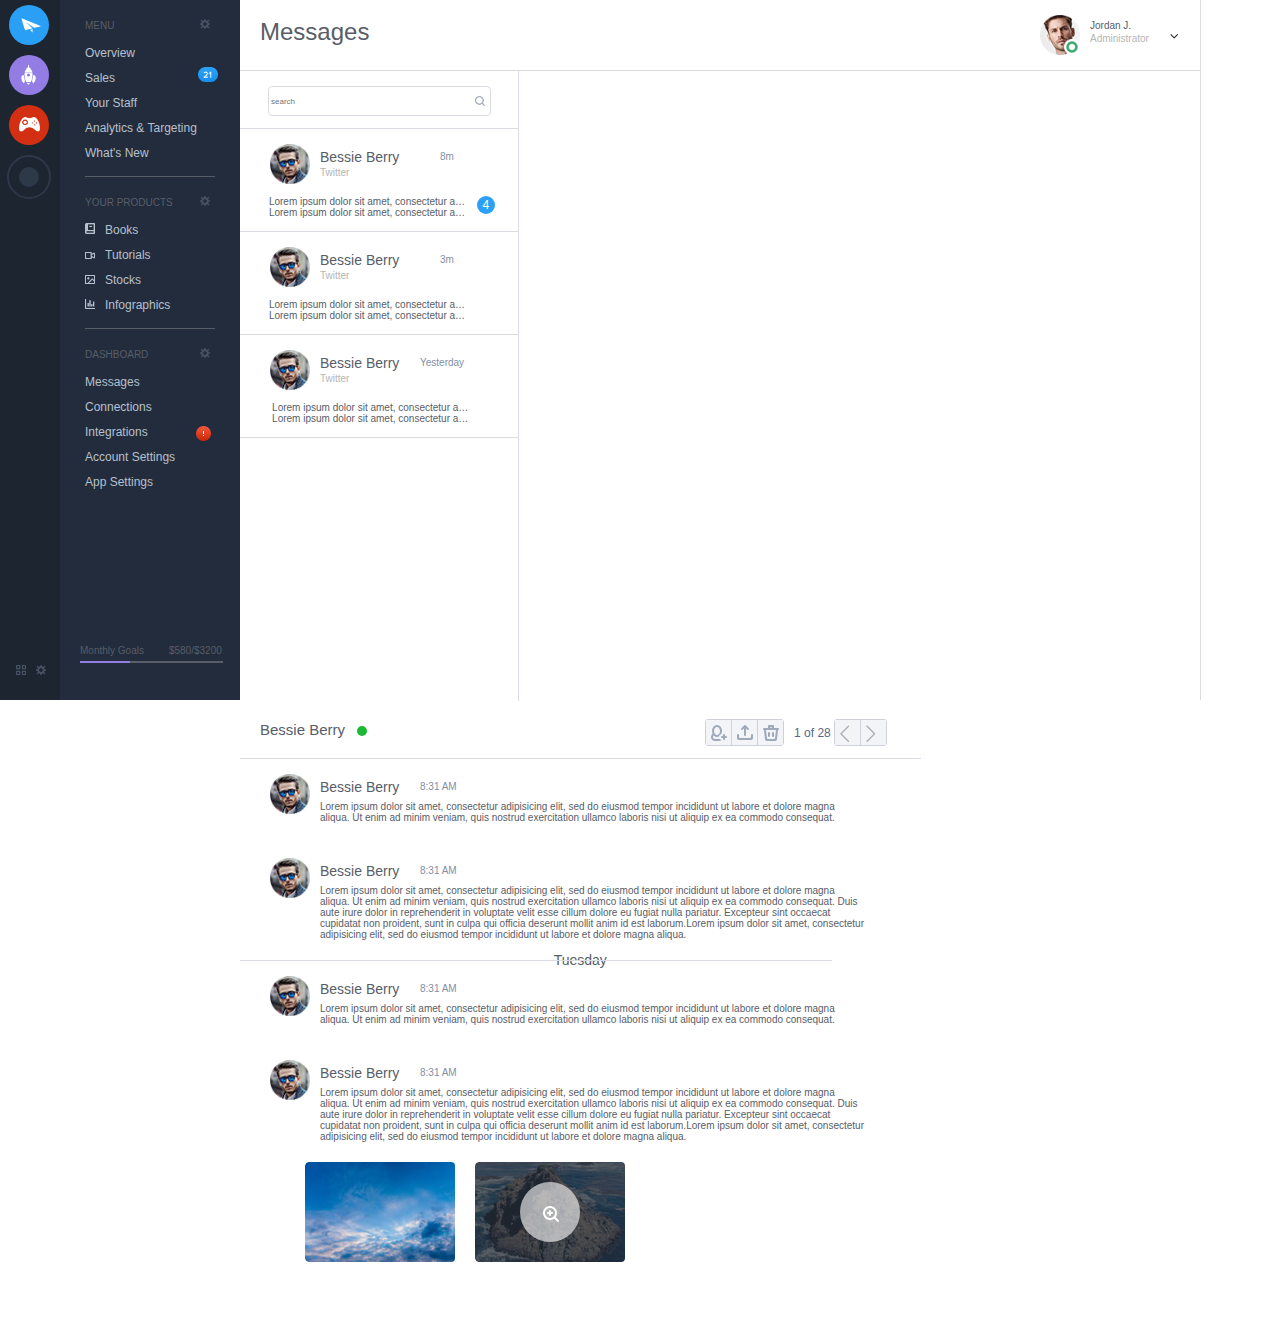
<file: week1/index.html>
<!doctype html>
<html lang="zh-en">
<head>
	<meta charset="UTF-8">
	<title>Document</title>
</head>
<link rel="stylesheet" type="text/css" href="initialization.css">
<link rel="stylesheet" type="text/css" href="menu.css">
<link rel="stylesheet" type="text/css" href="menu_content.css">
<link rel="stylesheet" href="Chat.css">
<body>
	<div class="container">
		<div class="menu">
			<div class="menu_icon">
				<div class="icon icon_blue" >
					<img style="position: absolute; top:13px;left: 12px;"src="images/Item 1.png" height=15 width=20>
				</div>
				<div class="icon icon_purple">
					<img style="position: absolute; top:10px;left: 12px;" src="images/Item 2.png" height=20 width=15>
				</div>
				<div class="icon icon_red">
					<img src="images/Item 3.png" height=15>
				</div>
				<div class="icon_add"></div>
			</div>
			<div class="icon_bottom">
				<div class="bottom_icon">
					<img src="images/Grid.png" height=10px>
				</div>
				<div class="bottom_icon">
					<img src="images/Settings.png" height=10px>
				</div>
			</div>
		</div>
		<div class="menu_content">
				<div class="content">
					<div class="content_title">MENU
						<img src="images/Settings.png" height=10>
					</div>
					<div class="content_list" >
						<ul>
							<li>Overview</li>
							<li>Sales 
								<img src="images/Notification21.png" style="width: 20px;position: relative;left: 80px;"></li>
							<li>Your Staff</li>
							<li>Analytics & Targeting</li>
							<li>What's New</li>
						</ul>
					</div>
				</div>
				<div class="content add_border">
					<div class="content_title">YOUR PRODUCTS
						<img src="images/Settings.png" height=10>
					</div>
					<div class="content_list">
						<ul>
							<li>
								<img src="images/Book of Wisdom.png">Books</li>
							<li><img src="images/Video Camera.png">Tutorials</li>
							<li><img src="images/Painting.png">Stocks</li>
							<li><img src="images/Chart.png">Infographics</li>
						</ul>
					</div>
				</div>
				<div class="content add_border">
					<div class="content_title">DASHBOARD
						<img src="images/Settings.png" height=10>
					</div>
					<div class="content_list">
						<ul>
							<li>Messages</li>
							<li>Connections</li>
							<li>Integrations
								<img src="images/Alert Icon.png" style="width: 15px;position: relative;left: 45px;top: 5px;"></li></li>
							<li>Account Settings</li>
							<li>App Settings</li>
						</ul>
					</div>
				</div>
				<div class="content_bottom">
					<div class="goal">
						<div class="goal_1">Monthly Goals</div>
						<div class="goal_2">$580/$3200</div>
					</div>
					<div class="progress">
						<div class="purple"></div>
						<div class="gray"></div>
					</div>
				</div>
			</div>
		<div class="Chat">
			<div class="head">
				<div class="title">Messages</div>
				<div class="Idmessage">
					<div class="portrait">
						<img src="images/Photo.png" >
					</div>
					<div class="nickname">
						<div id="firstname">Jordan J.</div>
						<div class ="graytitle">Administrator</div>
					</div>
				</div>
				<div class="name_icon">
							<img src="images/con-arrow.png">
						</div>
			</div>
			<div class="chat_container">
				<div class="chat_left">
					<div class="search">
						<input type="search" placeholder=" search" class="inputSet">
						<img src="images/Search icon.png" height=10px>
					</div>
					<div class="chats" >
						<div class="Idmessage forchats">
							<div class="portrait">
								<img src="images/Avatar photo.png" >
							</div>
							<div class="nickname" style="width: 100px;">
								<div class="speacial">
									<div class="circle_1"></div>
									<div class="firstname">Bessie Berry</div>
								</div>
								<div class ="graytitle">Twitter</div>
							</div>
						</div>
						<div class="othermessage" style="position: relative;left: 200px;top: -35px;" >8m</div>
						<div class="excerpt">
							<p>Lorem ipsum dolor sit amet, consectetur adipisicing elit, sed do eiusmod tempor incididunt ut labore et dolore magna aliqua. Ut enim ad minim veniam, quis nostrud exercitation ullamco laboris nisi ut aliquip ex ea commodo consequat. Duis aute irure dolor in reprehenderit in voluptate velit esse cillum dolore eu fugiat nulla pariatur. Excepteur sint occaecat cupidatat non proident, sunt in culpa qui officia deserunt mollit anim id est laborum.</p>
							<p>Lorem ipsum dolor sit amet, consectetur adipisicing elit, sed do eiusmod tempor incididunt ut labore et dolore magna aliqua. Ut enim ad minim veniam, quis nostrud exercitation ullamco laboris nisi ut aliquip ex ea commodo consequat. Duis aute irure dolor in reprehenderit in voluptate velit esse cillum dolore eu fugiat nulla pariatur. Excepteur sint occaecat cupidatat non proident, sunt in culpa qui officia deserunt mollit anim id est laborum.</p>
						</div>
						<div class="notification">4</div>
					</div>
					<div class="chats">
						<div class="Idmessage forchats">
							<div class="portrait">
								<img src="images/Avatar photo.png" >
							</div>
							<div class="nickname" style="width: 100px;">
								<div class="speacial">
									<div class="circle_1"></div>
									<div class="firstname">Bessie Berry</div>
								</div>
								<div class ="graytitle">Twitter</div>
							</div>
						</div>
						<div class="othermessage" style="position: relative;left: 200px;top: -35px;">3m</div>
						<div class="excerpt">
							<p>Lorem ipsum dolor sit amet, consectetur adipisicing elit, sed do eiusmod tempor incididunt ut labore et dolore magna aliqua. Ut enim ad minim veniam, quis nostrud exercitation ullamco laboris nisi ut aliquip ex ea commodo consequat. Duis aute irure dolor in reprehenderit in voluptate velit esse cillum dolore eu fugiat nulla pariatur. Excepteur sint occaecat cupidatat non proident, sunt in culpa qui officia deserunt mollit anim id est laborum.</p>
							<p>Lorem ipsum dolor sit amet, consectetur adipisicing elit, sed do eiusmod tempor incididunt ut labore et dolore magna aliqua. Ut enim ad minim veniam, quis nostrud exercitation ullamco laboris nisi ut aliquip ex ea commodo consequat. Duis aute irure dolor in reprehenderit in voluptate velit esse cillum dolore eu fugiat nulla pariatur. Excepteur sint occaecat cupidatat non proident, sunt in culpa qui officia deserunt mollit anim id est laborum.</p>
						</div>
					</div>
					<div class="chats">
						<div class="Idmessage forchats">
							<div class="portrait">
								<img src="images/Avatar photo.png" >
							</div>
							<div class="nickname" style="width: 100px;">
								<div class="speacial">
									<div class="circle_1"></div>
									<div class="firstname">Bessie Berry</div>
								</div>
								<div class ="graytitle">Twitter</div>
							</div>
						</div>
						<div class="othermessage">Yesterday</div>
						<div class="excerpt" style="margin-left: -12px;">
							<p>Lorem ipsum dolor sit amet, consectetur adipisicing elit, sed do eiusmod tempor incididunt ut labore et dolore magna aliqua. Ut enim ad minim veniam, quis nostrud exercitation ullamco laboris nisi ut aliquip ex ea commodo consequat. Duis aute irure dolor in reprehenderit in voluptate velit esse cillum dolore eu fugiat nulla pariatur. Excepteur sint occaecat cupidatat non proident, sunt in culpa qui officia deserunt mollit anim id est laborum.</p>
							<p>Lorem ipsum dolor sit amet, consectetur adipisicing elit, sed do eiusmod tempor incididunt ut labore et dolore magna aliqua. Ut enim ad minim veniam, quis nostrud exercitation ullamco laboris nisi ut aliquip ex ea commodo consequat. Duis aute irure dolor in reprehenderit in voluptate velit esse cillum dolore eu fugiat nulla pariatur. Excepteur sint occaecat cupidatat non proident, sunt in culpa qui officia deserunt mollit anim id est laborum.</p>
						</div>
					</div>
				</div>
				<div class="chat_right">
					<div class="right_head">
						<div class="profileName">Bessie Berry</div>
						<div class="greenicon"></div>
						<div class="tools">
							<div class="tool_icon" style="border-right: 1px solid #ced0da;">
								<img src="images/User icon.png">
							</div>
							<div class="tool_icon" style="border-right: 1px solid #ced0da;">
								<img src="images/Upload icon.png">
							</div>
							<div class="tool_icon">
								<img src="images/Trash icon.png">
							</div>
						</div>
							<div class="number">1 of 28</div>
								<div class="tools">
									<div class="tool_icon" style="border-right: 1px solid #ced0da;">
									<img src="images/con-leftarrow.png">
									</div>
									<div class="tool_icon" >
										<img src="images/con-rightarrow.png">
									</div>
							</div>
					</div>
					<div class="openchat">
						<div class="Idmessage forchats">
							<div class="portrait">
								<img src="images/Avatar photo.png" >
							</div>
							<div class="nickname">
								<div class ="firstname" >Bessie Berry</div>
								<div class="othermessage for_openchats">8:31 AM</div>
							</div>
						</div>
						<div class="chatmessage">
									<p>Lorem ipsum dolor sit amet, consectetur adipisicing elit, sed do eiusmod tempor incididunt ut labore et dolore magna aliqua. Ut enim ad minim veniam, quis nostrud exercitation ullamco laboris nisi ut aliquip ex ea commodo consequat. </p>
						</div>
					</div>
					<div class="openchat">
						<div class="Idmessage forchats">
							<div class="portrait">
								<img src="images/Avatar photo.png" >
							</div>
							<div class="nickname">
								<div class ="firstname">Bessie Berry</div>
								<div class="othermessage for_openchats">8:31 AM</div>

							</div>
						</div>
						<div class="chatmessage">
									<p>Lorem ipsum dolor sit amet, consectetur adipisicing elit, sed do eiusmod tempor incididunt ut labore et dolore magna aliqua. Ut enim ad minim veniam, quis nostrud exercitation ullamco laboris nisi ut aliquip ex ea commodo consequat. Duis aute irure dolor in reprehenderit in voluptate velit esse cillum dolore eu fugiat nulla pariatur. Excepteur sint occaecat cupidatat non proident, sunt in culpa qui officia deserunt mollit anim id est laborum.Lorem ipsum dolor sit amet, consectetur adipisicing elit, sed do eiusmod tempor incididunt ut labore et dolore magna aliqua. </p>
						</div>
					</div>
					<div class="cutline">
						<div class="cut"></div>
						<div class="timemessage">Tuesday</div>
						<div class="cut"></div>
					</div>
					<div class="openchat">
						<div class="Idmessage forchats">
							<div class="portrait">
								<img src="images/Avatar photo.png" >
							</div>
							<div class="nickname">
								<div class ="firstname" >Bessie Berry</div>
								<div class="othermessage for_openchats">8:31 AM</div>

							</div>
						</div>
						<div class="chatmessage">
									<p>Lorem ipsum dolor sit amet, consectetur adipisicing elit, sed do eiusmod tempor incididunt ut labore et dolore magna aliqua. Ut enim ad minim veniam, quis nostrud exercitation ullamco laboris nisi ut aliquip ex ea commodo consequat. </p>
						</div>
					</div>
					<div class="openchat">
						<div class="Idmessage forchats">
							<div class="portrait">
								<img src="images/Avatar photo.png" >
							</div>
							<div class="nickname">
								<div class ="firstname" >Bessie Berry</div>
								<div class="othermessage for_openchats">8:31 AM</div>

							</div>
						</div>
						<div class="chatmessage">
									<p>Lorem ipsum dolor sit amet, consectetur adipisicing elit, sed do eiusmod tempor incididunt ut labore et dolore magna aliqua. Ut enim ad minim veniam, quis nostrud exercitation ullamco laboris nisi ut aliquip ex ea commodo consequat. Duis aute irure dolor in reprehenderit in voluptate velit esse cillum dolore eu fugiat nulla pariatur. Excepteur sint occaecat cupidatat non proident, sunt in culpa qui officia deserunt mollit anim id est laborum.Lorem ipsum dolor sit amet, consectetur adipisicing elit, sed do eiusmod tempor incididunt ut labore et dolore magna aliqua. </p>
						</div>
					</div>
					<div class="photo1"></div>
					<div class="photo2">
						<div class="circle"></div>
						<div class="serchicon">
							<img src="images/Open icon.png" style="position:absolute;left: 68px;top: 44px">
						</div>
					</div>
				</div>
			</div>
		</div>
	</div>
</body>
</html>
</file>
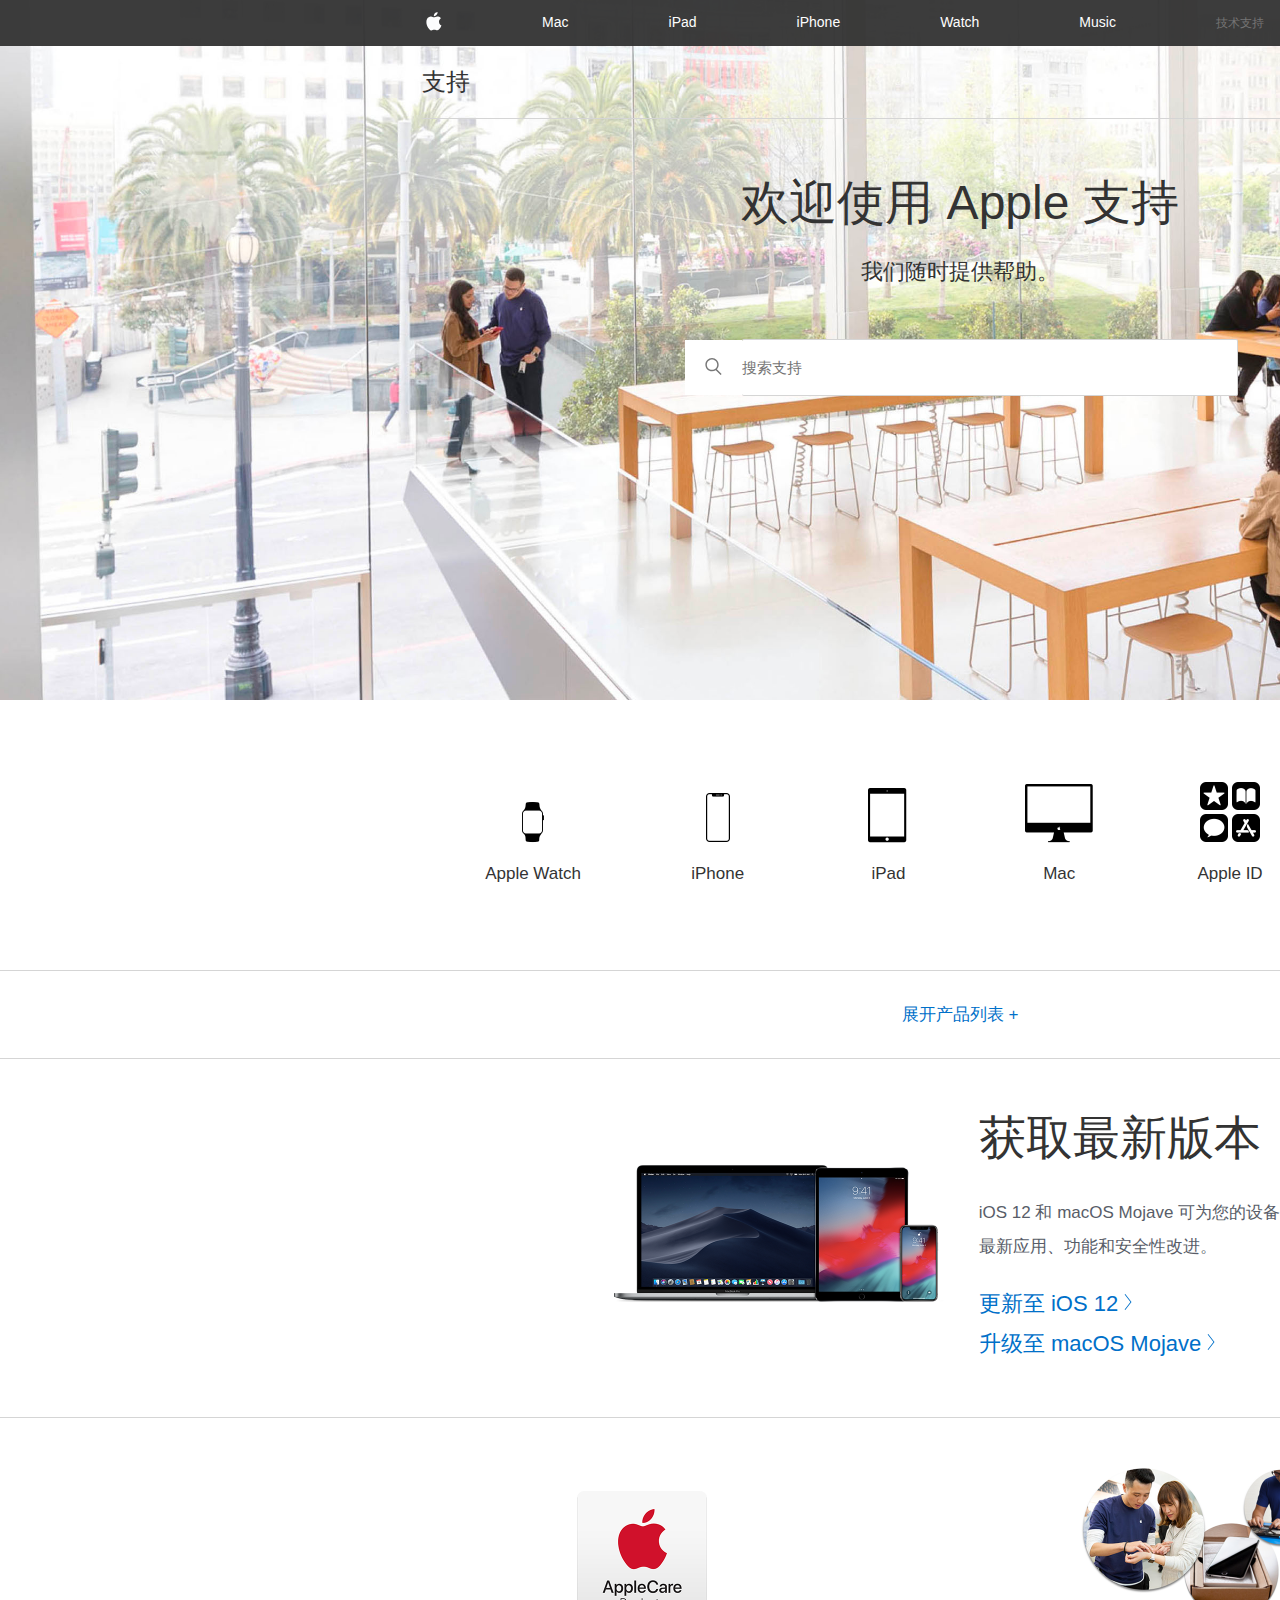
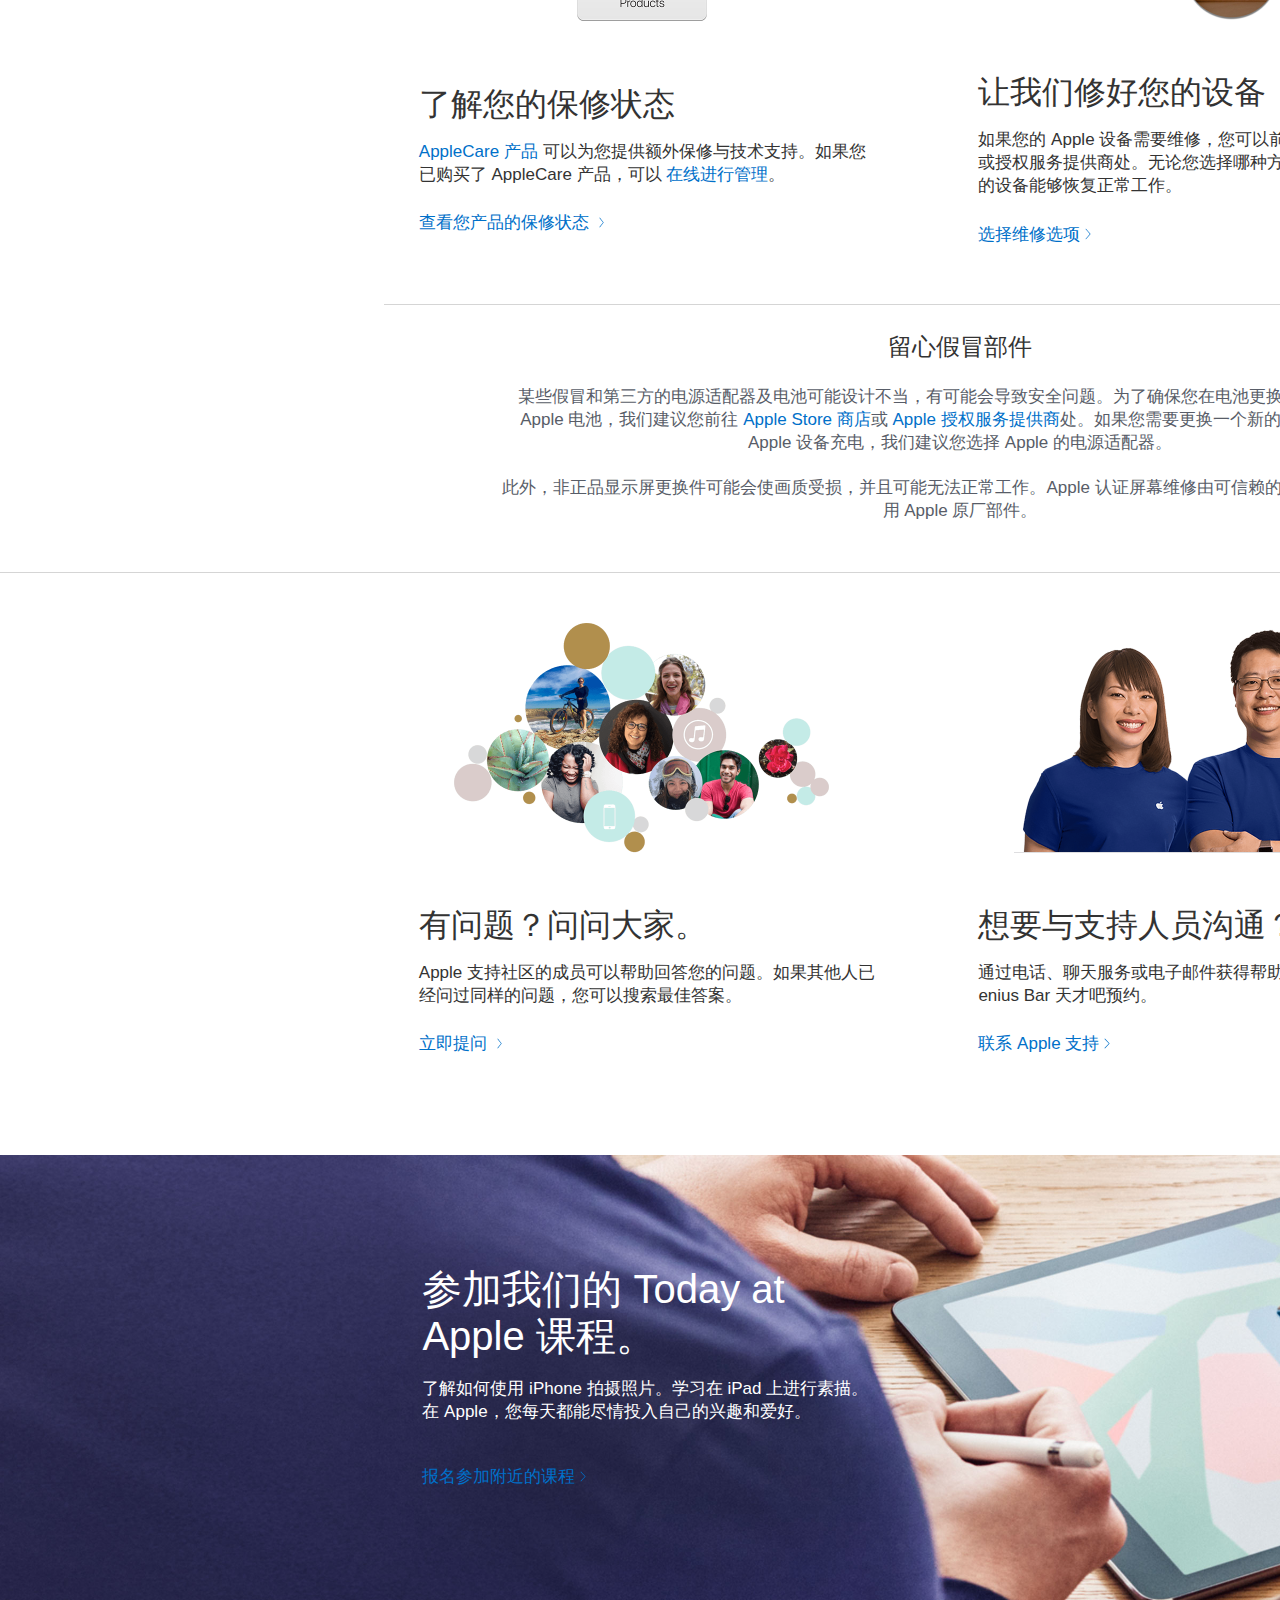
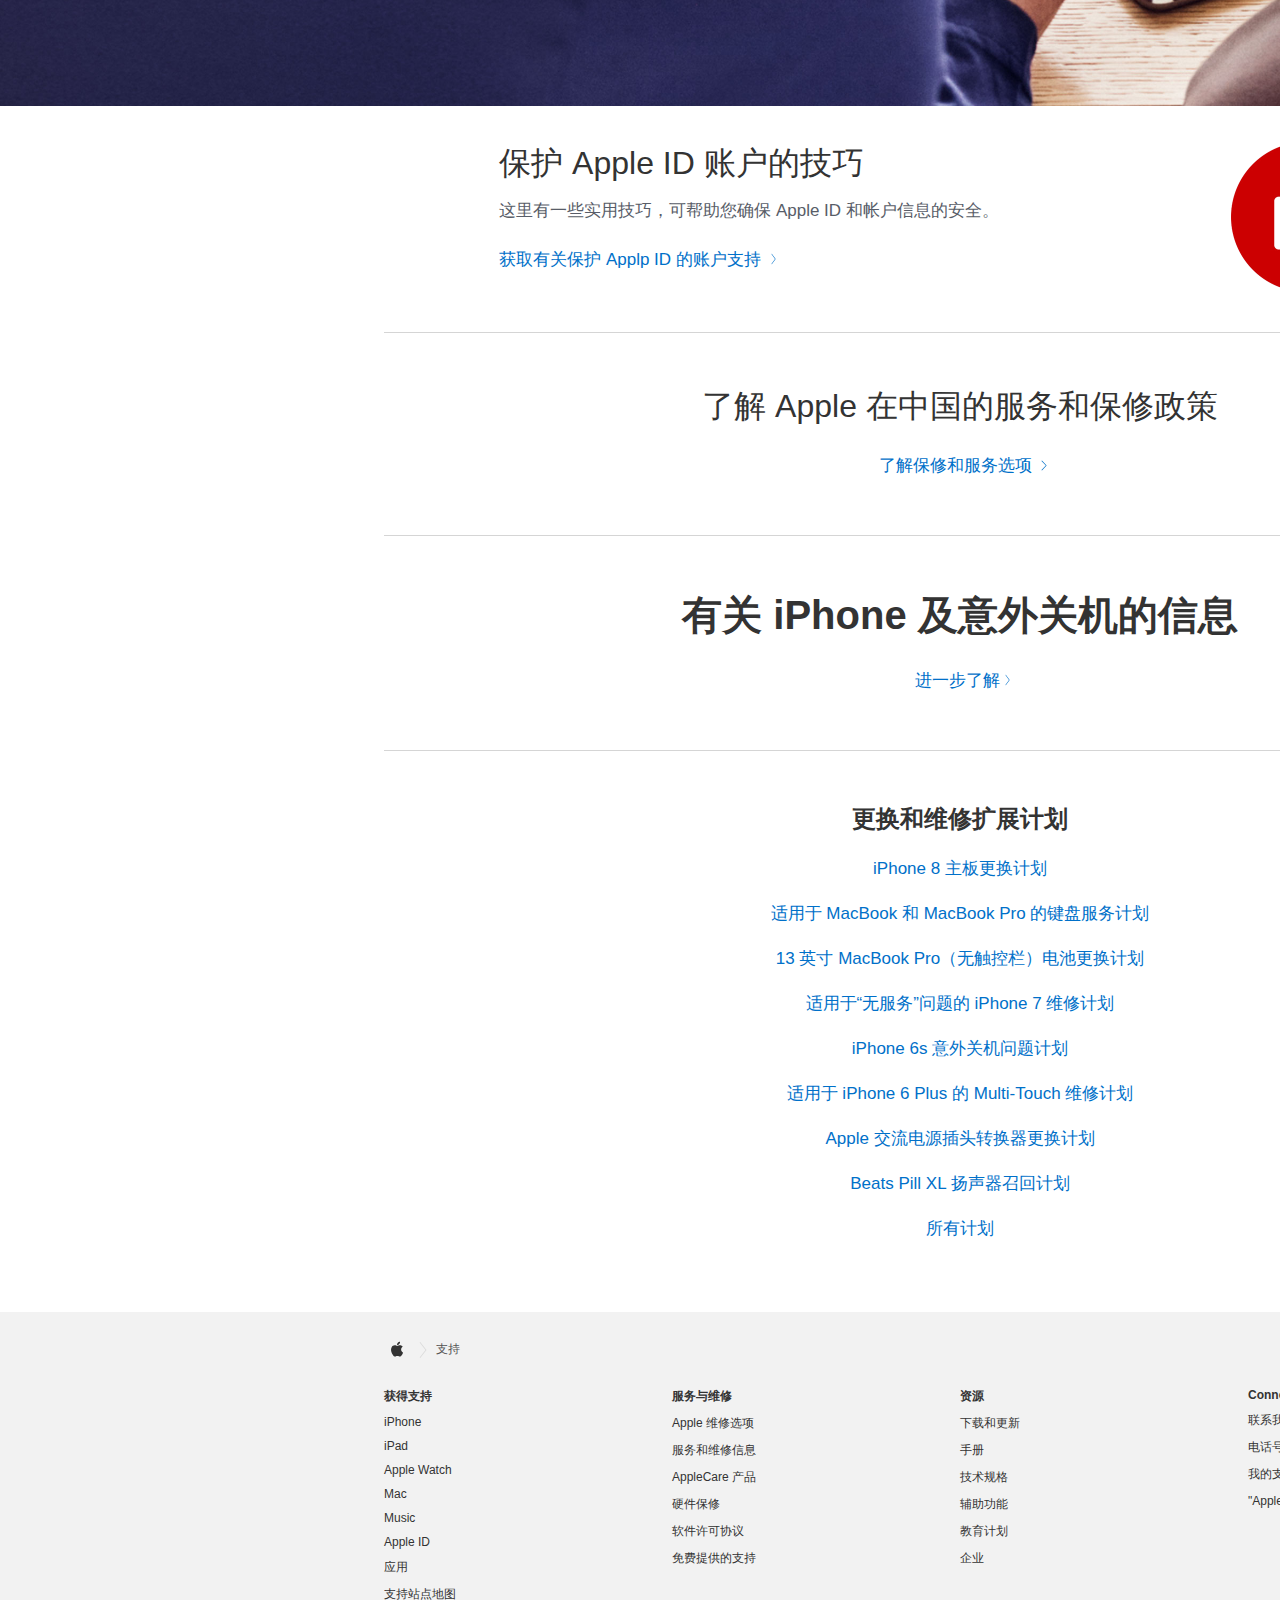
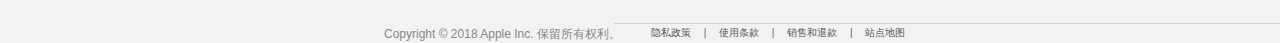
<file: week2/index.html>
<!doctype html >
<html lang="zh-en">
<head>
	<meta charset="UTF-8">
	<title>官方Apple支持</title>
</head>
<body>
	<link rel="stylesheet" type="text/css" href="head.css">
	<link rel="stylesheet" type="text/css" href="initialization.css">
	<link rel="stylesheet" type="text/css" href="body.css">
	<link rel="stylesheet" type="text/css" href="footer.css">
	<div class="container">
		<div class="head">
			<div class="head_content">
				<div class="navigate">
					<div class="apple_variety ">
						<a href="#"><img src="images/image_large.svg" ></a>
					</div>
					<div class="apple_variety">
						<a href="#">Mac</a>
					</div>
					<div class="apple_variety">
						<a href="#">iPad</a>
					</div>
					<div class="apple_variety">
						<a href="#">iPhone</a>
					</div>
					<div class="apple_variety">
						<a href="#">Watch</a>
					</div>
					<div class="apple_variety">
						<a href="#">Music</a>
					</div>
					<div class="apple_variety">
						<a href="#" ><span>技术支持</span></a>
					</div>
					<div class="apple_variety">
						<a href="#"><img src="images/image_large_2.svg"></a>
					</div>
					<div class="apple_variety">
						<a href="#"><img src="images/image_large_3.svg"></a>
					</div>
				</div>
			</div>
			<div class="head_support">
				<div class="support_title clearfix"><span>支持</span></div>
				<div class="otherhref clearfix">
					<a href="#">社区</a>
					<a href="#">联系支持</a>
				</div>
			</div>
			<div class="head_title">
				<h1>欢迎使用 Apple 支持</h1>
				<p>我们随时提供帮助。<p>
			</div>
			<div class="head_input">
				<button class="search_button"><img src="images/search_icon_black.svg" alt=""></button>
				<input type="" name="" placeholder="搜索支持">
			</div>
		</div>
		<div class="body">
			<div class="part-1">
				<div class="icon-6">
					<div class="apple_icon clearfix">
						<a href="#">
							<div><img src="images/homepage_productnav_apple_watch_2x.png" alt="" width="68">
							</div>
							Apple Watch
						</a>
					</div>
					<div class="apple_icon clearfix">
						<a href="#">
							<div><img src="images/homepage_productnav_iphone_2x.png" alt="" width="68">
							</div>
							iPhone
						</a>
					</div>
					<div class="apple_icon clearfix">
						<a href="#">
							<div><img src="images/download.png" alt="" width="68">
							</div>
							iPad
						</a>
					</div>
					<div class="apple_icon clearfix">
						<a href="#">
							<div><img src="images/homepage_productnav_imac_2x.png" alt="" width="68">
							</div>
							Mac
						</a>
					</div>
					<div class="apple_icon clearfix">
						<a href="#">
							<div><img src="images/homepage_productnav_apple-id_2x.png" alt="" width="68">
							</div>
							Apple ID
						</a>
					</div>
					<div class="apple_icon clearfix">
						<a href="#">
							<div><img src="images/homepage_productdrawer_applemusic_2x.png" alt="" width="68">
							</div>
							Music
						</a>
					</div>
				</div>
			</div>
			<div class="part-2">
				<div class="part-2_content">
					<a href="#">展开产品列表 + </a>
				</div>
			</div>
			<div class="part-3">
				<div class="part-3_container">
					<div class="part-3_image">
						<img src="images/ios-macos-get-ready_2x.png" height="209">
					</div>
					<div class="part-3_content">
						<div class="part-3_title">
							<h2>获取最新版本</h2>
							<p>iOS 12 和 macOS Mojave 可为您的设备带来<br>最新应用、功能和安全性改进。</p>
						</div>
						<div class="part-3_link">
							<a href="#">更新至 iOS 12 <img src="images/icon_large_separator.svg" alt=""></a><br>
							<a href="#">升级至 macOS Mojave <img src="images/icon_large_separator.svg" alt=""></a>
						</div>
					</div>
				</div>
			</div>
			<div class="part-4">
				<div class="part-4_top">
					<div class="content1 clearfix">
						<img src="images/apple-care-products_2x.png" alt="" class ="part4-img">
						<div class="part4_link">
							<h2>了解您的保修状态</h2>
							<a href="#">AppleCare 产品</a>
							可以为您提供额外保修与技术支持。如果您已购买了 AppleCare 产品，可以
							<a href="#">在线进行管理</a>。<br>
							<a href="#" id="otherhref4">查看您产品的保修状态
							<img src="images/icon_large_separator.svg" alt=""></a>
						</div>
					</div>
					<div class="content1 clearfix">
						<img src="images/repair_2x.png" alt="" class ="part4-img" style="height: 152px; ">
						<div class="part4_link">
							<h2>让我们修好您的设备</h2>
							如果您的 Apple 设备需要维修，您可以前往 Apple Store 商店或授权服务提供商处。无论您选择哪种方式，我们都会确保您的设备能够恢复正常工作。<br>
							<a href="#" id="otherhref4">选择维修选项<img src="images/icon_large_separator.svg" alt=""></a>
						</div>
					</div>
				</div>
				<div class="cutline"></div>
				<div class="part-4_bottom">
					<div class="bottom4_container">
						<h4>留心假冒部件</h4>
						<p>某些假冒和第三方的电源适配器及电池可能设计不当，有可能会导致安全问题。为了确保您在电池更换时能够获得正品 Apple 电池，我们建议您前往 <a href="#">Apple Store 商店</a>或 <a>Apple 授权服务提供商</a>处。如果您需要更换一个新的适配器来为您的 Apple 设备充电，我们建议您选择 Apple 的电源适配器。</p>
						<p>此外，非正品显示屏更换件可能会使画质受损，并且可能无法正常工作。Apple 认证屏幕维修由可信赖的专家进行，他们使用 Apple 原厂部件。</p>
					</div>
				</div>
			</div>
			<div class="part-5">
				<div class="part-4_top">
					<div class="content1 forpart5 clearfix">
						<img src="images/contentlink-communities_2x.png" alt="" class ="part4-img" style="height: 230px;width: 375px;">
						<div class="part4_link">
							<h2>有问题？问问大家。</h2>
							Apple 支持社区的成员可以帮助回答您的问题。如果其他人已经问过同样的问题，您可以搜索最佳答案。<br>
							<a href="#" id="otherhref4">立即提问
							<img src="images/icon_large_separator.svg" alt=""></a>
						</div>
					</div>
					<div class="content1 forpart5 clearfix">
						<img src="images/artcol-contentlink-expert_2x.png" alt="" class ="part4-img" style="height: 230px;width: 375px;" >
						<div class="part4_link">
							<h2>想要与支持人员沟通？</h2>
							通过电话、聊天服务或电子邮件获得帮助、安排维修或进行 Genius Bar 天才吧预约。<br>
							<a href="#" id="otherhref4">联系 Apple 支持<img src="images/icon_large_separator.svg" alt=""></a>
						</div>
					</div>
				</div>
			</div>
			<div class="part-6">
				<div class="part6_container">
					<div class="background6">
					<img src="images/today-at-apple-workshop-banner.image.large_2x.jpg" alt="">
					</div>
					<div class="part6_content">
						<h2>参加我们的 Today at Apple 课程。</h2>
						<p>了解如何使用 iPhone 拍摄照片。学习在 iPad 上进行素描。在 Apple，您每天都能尽情投入自己的兴趣和爱好。</p>
						<a href="#" id="otherhref4">报名参加附近的课程<img src="images/icon_large_separator.svg" alt=""></a></a>
					</div>
				</div>
			</div>
			<div class="part-7">
				<div class="part7_container">
					<div class="part7_content">
						<h4>保护 Apple ID 账户的技巧</h4>
						<p>这里有一些实用技巧，可帮助您确保 Apple ID 和帐户信息的安全。</p>
						<a href="#" id="otherhref4">
							获取有关保护 Applp ID 的账户支持
							<img src="images/icon_large_separator.svg" alt="">
						</a>
					</div>
					<div class="part7_image">
						<img src="images/featured-content-security_2x.png" alt="" height="150px">
					</div>
				</div>
				<div class="cutline"></div>
			</div>
			<div class="part-8">
				<div class="part-8_content">
					<h4>了解 Apple 在中国的服务和保修政策</h4>
					<a href="#" id="otherhref4">了解保修和服务选项 <img src="images/icon_large_separator.svg" alt=""></a>
				</div>
				<div class="cutline"></div>
			</div>
			<div class="part-9">
				<div class="part-8_content">
					<h2>有关 iPhone 及意外关机的信息</h2>
					<a href="#" id="otherhref4">进一步了解<img src="images/icon_large_separator.svg" alt=""></a>
				</div>
				<div class="cutline"></div>
			</div>
			<div class="part-10">
				<div class="part-10_container">
					<h4>更换和维修扩展计划</h4>
					<ul>
						<li><a href="#">iPhone 8 主板更换计划</a></li>
						<li><a href="#">适用于 MacBook 和 MacBook Pro 的键盘服务计划</a></li>
						<li><a href="#">13 英寸 MacBook Pro（无触控栏）电池更换计划</a></li>
						<li><a href="#">适用于“无服务”问题的 iPhone 7 维修计划</a></li>
						<li><a href="#">iPhone 6s 意外关机问题计划</a></li>
						<li><a href="#">适用于 iPhone 6 Plus 的 Multi-Touch 维修计划</a></li>
						<li><a href="#">Apple 交流电源插头转换器更换计划</a></li>
						<li><a href="#">Beats Pill XL 扬声器召回计划</a></li>
						<li><a href="#">所有计划</a></li>
					</ul>
				</div>
			</div>
		</div>
		<div class="footer">
			<div class="footer_container">
				<div class="footer_part1">
					<a href="#"><img src="images/icon_large.svg" alt=""></a>
					<img src="images/icon_large_separator - 副本.svg" alt="">
					<span>支持</span>
				</div>
				<div class="footer_part2">
					<div class="footer_table">
						<p>获得支持</p>
						<ul>
							<li><a href="#">iPhone</a></li>
							<li><a href="#">iPad</a></li>
							<li><a href="#">Apple Watch</a></li>
							<li><a href="#">Mac</a></li>
							<li><a href="#">Music</a></li>
							<li><a href="#">Apple ID</a></li>
							<li><a href="#">应用</a></li>
							<li><a href="#">支持站点地图</a></li>
						</ul>
					</div>
					<div class="footer_table">
						<p>服务与维修</p>
						<ul>
							<li><a href="#">Apple 维修选项</a></li>
							<li><a href="#">服务和维修信息</a></li>
							<li><a href="#">AppleCare 产品</a></li>
							<li><a href="#">硬件保修</a></li>
							<li><a href="#">软件许可协议</a></li>
							<li><a href="#">免费提供的支持</a></li>
						</ul>
					</div>
					<div class="footer_table">
						<p>资源</p>
						<ul>
							<li><a href="#">下载和更新</a></li>
							<li><a href="#">手册</a></li>
							<li><a href="#">技术规格</a></li>
							<li><a href="#">辅助功能</a></li>
							<li><a href="#">教育计划</a></li>
							<li><a href="#">企业</a></li>
						</ul>
					</div>
					<div class="footer_table">
						<p>Connect</p>
						<ul>
							<li><a href="#">联系我们</a></li>
							<li><a href="#">电话号码</a></li>
							<li><a href="#">我的支持</a></li>
							<li><a href="#">"Apple 支持"应用</a></li>
						</ul>
					</div>
				</div>
				<div class="cutline"></div>
				<div class="footer_part3">
					<div class="part3_content">Copyright © 2018 Apple Inc. 保留所有权利。</div>
					<div class="footer_link">
						<a href="#">隐私政策</a>
						|
						<a href="#">使用条款</a>
						|
						<a href="#">销售和退款</a>
						|
						<a href="#">站点地图</a>
					</div>
				</div>
			</div>
		</div>
</body>
</html>
</file>
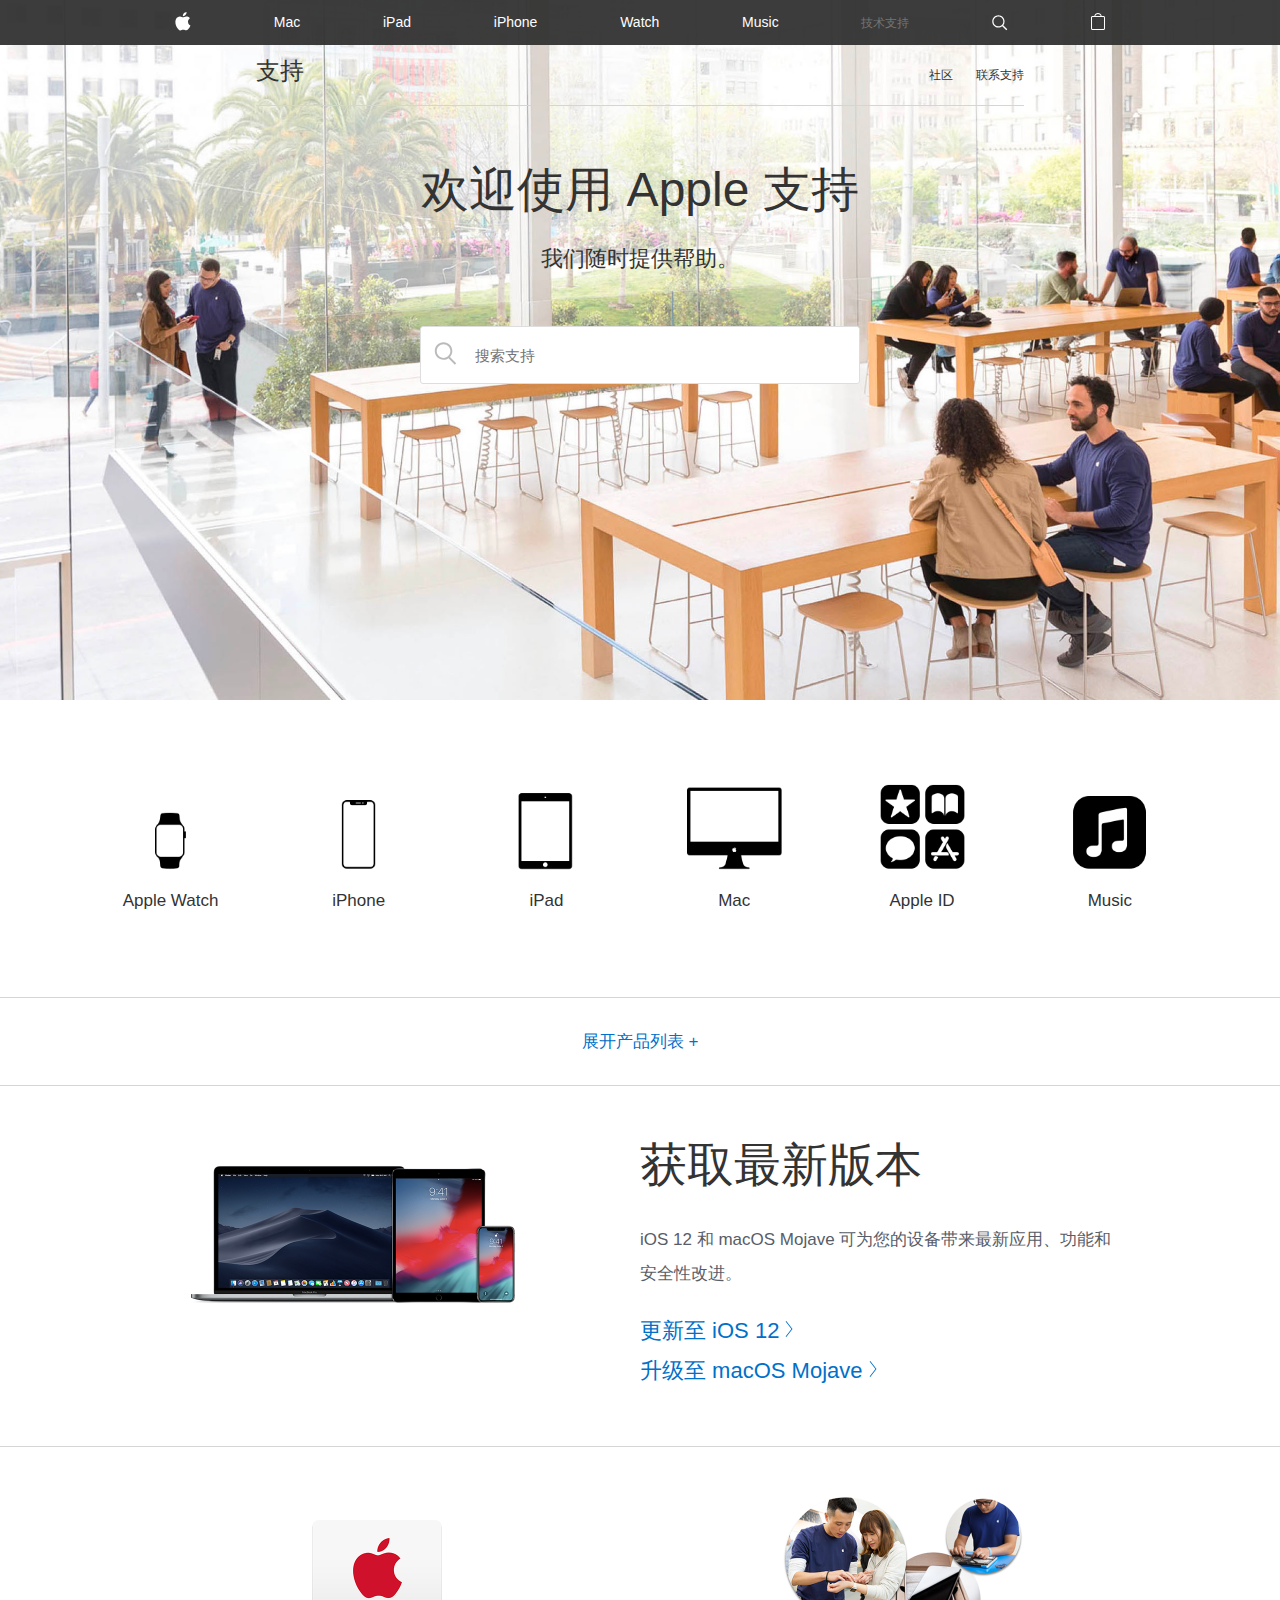
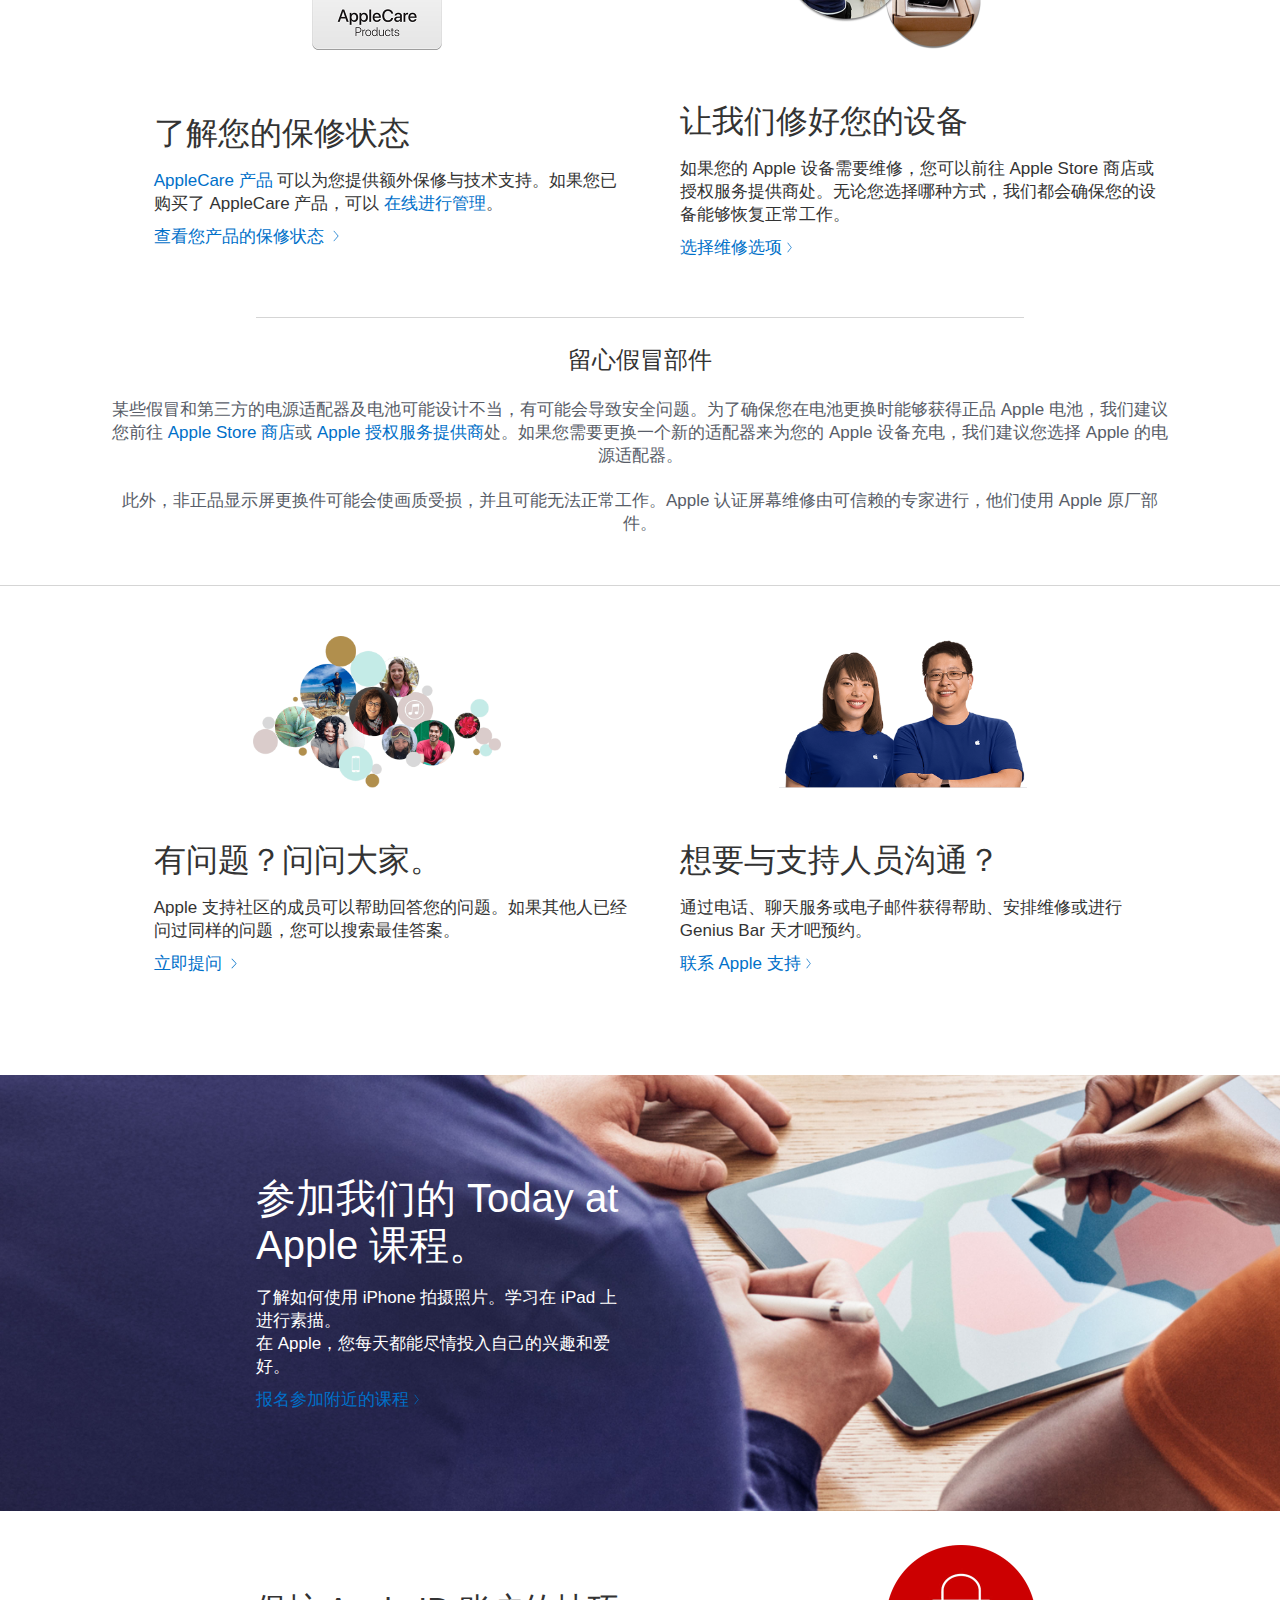
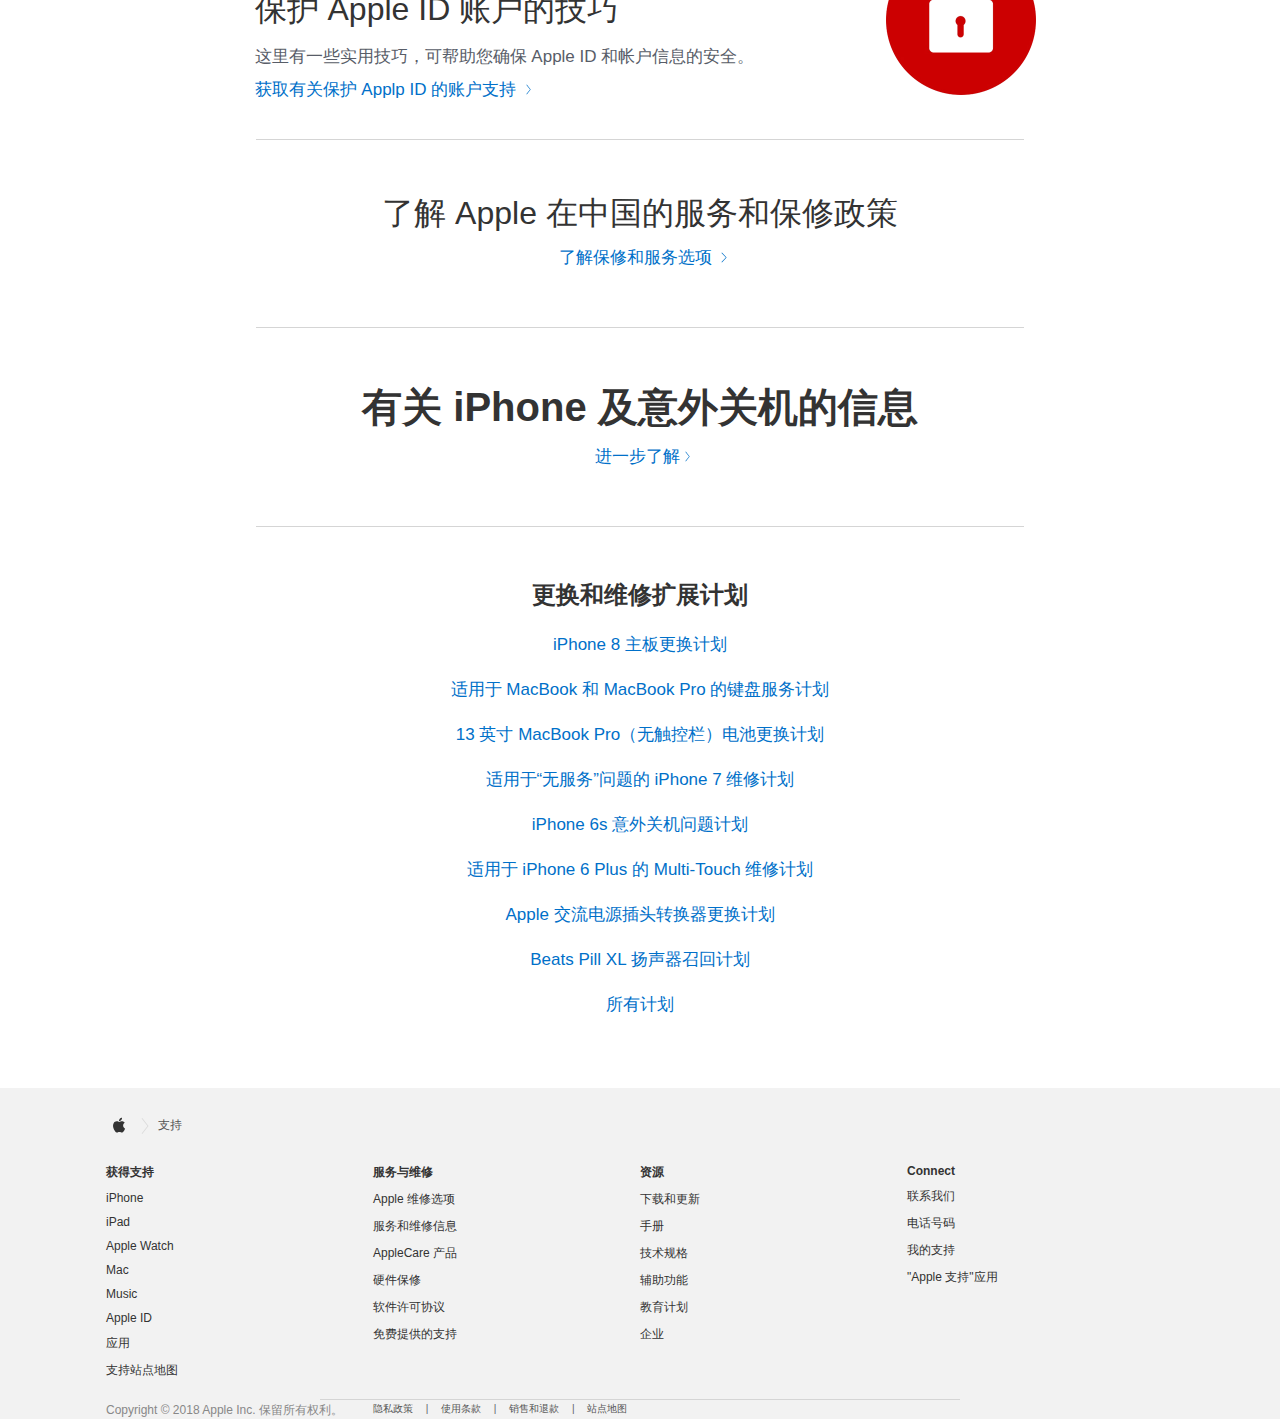
<file: week2_2.0/index.html>
<!doctype html >
<html lang="zh-en">
<head>
	<meta charset="UTF-8">
	<meta name="viewport" content="width=device-width, initial-scale=1" />
	<title>官方Apple支持</title>
	<link rel="icon" type="images/favicon.ico" href="images/favicon.ico">
</head>
<body>
	<link rel="stylesheet" type="text/css" href="head.css">
	<link rel="stylesheet" type="text/css" href="initialization.css">
	<link rel="stylesheet" type="text/css" href="body.css">
	<link rel="stylesheet" type="text/css" href="footer.css">
	<link rel="stylesheet" type="text/css" media="screen and (min-width:769px) and (max-width:1068px)" href="media_1068px.css">
	<link rel="stylesheet" type="text/css" media="screen and (min-width:738px) and (max-width:769px)" href="media_768.css">
	<link rel="stylesheet" type="text/css" media="screen and (max-width:738px) " href="media_735.css">
	<div class="container">
		<div class="head">
			<div class="head_content clearfix">
				<div class="menu"></div>
				<div class="navigate ">
					<div class="apple_variety ">
						<a href="#"><img src="images/image_large.svg" ></a>
					</div>
					<div class="apple_variety">
						<a href="#">Mac</a>
					</div>
					<div class="apple_variety ">
						<a href="#">iPad</a>
					</div>
					<div class="apple_variety ">
						<a href="#">iPhone</a>
					</div>
					<div class="apple_variety ">
						<a href="#">Watch</a>
					</div>
					<div class="apple_variety ">
						<a href="#">Music</a>
					</div>
					<div class="apple_variety ">
						<a href="#" ><span>技术支持</span></a>
					</div>
					<div class="apple_variety ">
						<a href="#"><img src="images/image_large_2.svg"></a>
					</div>
					<div class="apple_variety ">
						<a href="#"><img src="images/image_large_3.svg"></a>
					</div>
				</div>
				<div class="hidding ">
						<a href="#"><img src="images/image_large_3.svg"></a>
					</div>
			</div>
			<div class="head_support">
				<div class="support_container">
					<div class="support_title clearfix"><span>支持</span></div>
					<div class="otherhref clearfix">
						<a href="#">社区</a>
						<a href="#">联系支持</a>
					</div>
				</div>
			</div>
			<div class="head_title">
				<h1>欢迎使用 Apple 支持</h1>
				<p>我们随时提供帮助。<p>
			</div>
			<div class="head_input">
				<input type="" name="" placeholder="搜索支持">
				<button class="search_button"></button>
			</div>
		</div>
		<div class="body">
			<div class="part-1">
				<div class="icon-6">
					<div class="icon-6_container">
						<div class="apple_icon clearfix">
							<a href="#">
								<div><img src="images/homepage_productnav_apple_watch_2x.png" alt="">
								</div>
								Apple Watch
							</a>
						</div>
						<div class="apple_icon clearfix ">
							<a href="#">
								<div><img src="images/homepage_productnav_iphone_2x.png" alt="" >
								</div>
								iPhone
							</a>
						</div>
						<div class="apple_icon clearfix ">
							<a href="#">
								<div><img src="images/download.png" alt="" >
								</div>
								iPad
							</a>
						</div>
						<div class="apple_icon clearfix ">
							<a href="#">
								<div><img src="images/homepage_productnav_imac_2x.png" alt="" >
								</div>
								Mac
							</a>
						</div>
						<div class="apple_icon clearfix ">
							<a href="#">
								<div><img src="images/homepage_productnav_apple-id_2x.png" alt="" >
								</div>
								Apple ID
							</a>
						</div>
						<div class="apple_icon clearfix">
							<a href="#">
								<div><img src="images/homepage_productdrawer_applemusic_2x.png" alt="" >
								</div>
								Music
							</a>
						</div>
					</div>
				</div>
			</div>
			<div class="part-2">
				<div class="part-2_content">
					<a href="#">展开产品列表 + </a>
				</div>
			</div>
			<div class="part-3">
				<div class="part-3_container">
					<div class="part-3_content">
						<div class="part-3_title">
							<h2>获取最新版本</h2>
							<p>iOS 12 和 macOS Mojave 可为您的设备带来最新应用、功能和安全性改进。</p>
						</div>
						<div class="part-3_link">
							<a href="#">更新至 iOS 12 <img src="images/icon_large_separator.svg" alt=""></a><br>
							<a href="#">升级至 macOS Mojave <img src="images/icon_large_separator.svg" alt=""></a>
						</div>
					</div>
					<div class="part-3_image">
						<img src="images/ios-macos-get-ready_2x.png" height="209">
					</div>
				</div>
			</div>
			<div class="part-4">
				<div class="part-4_top">
					<div class="content1 clearfix">
						<img src="images/apple-care-products_2x.png" alt="" class ="part4-img">
						<div class="part4_link">
							<h2>了解您的保修状态</h2>
							<a href="#">AppleCare 产品</a>
							可以为您提供额外保修与技术支持。如果您已购买了 AppleCare 产品，可以
							<a href="#">在线进行管理</a>。<br>
							<a href="#" id="otherhref4">查看您产品的保修状态
							<img src="images/icon_large_separator.svg" alt=""></a>
						</div>
					</div>
					<div class="content1 clearfix">
						<img src="images/repair_2x.png" alt=""class ="part4-img">
						<div class="part4_link">
							<h2>让我们修好您的设备</h2>
							如果您的 Apple 设备需要维修，您可以前往 Apple Store 商店或授权服务提供商处。无论您选择哪种方式，我们都会确保您的设备能够恢复正常工作。<br>
							<a href="#" id="otherhref4">选择维修选项<img src="images/icon_large_separator.svg" alt=""></a>
						</div>
					</div>
				</div>
				<div class="cutline"></div>
				<div class="part-4_bottom">
					<div class="bottom4_container">
						<h4>留心假冒部件</h4>
						<p>某些假冒和第三方的电源适配器及电池可能设计不当，有可能会导致安全问题。为了确保您在电池更换时能够获得正品 Apple 电池，我们建议您前往 <a href="#">Apple Store 商店</a>或 <a>Apple 授权服务提供商</a>处。如果您需要更换一个新的适配器来为您的 Apple 设备充电，我们建议您选择 Apple 的电源适配器。</p>
						<p>此外，非正品显示屏更换件可能会使画质受损，并且可能无法正常工作。Apple 认证屏幕维修由可信赖的专家进行，他们使用 Apple 原厂部件。</p>
					</div>
				</div>
			</div>
			<div class="part-5">
				<div class="part-4_top">
					<div class="content1 forpart5 clearfix">
						<img src="images/contentlink-communities_2x.png" alt="" class ="part4-img" >
						<div class="part4_link">
							<h2>有问题？问问大家。</h2>
							Apple 支持社区的成员可以帮助回答您的问题。如果其他人已经问过同样的问题，您可以搜索最佳答案。<br>
							<a href="#" id="otherhref4">立即提问
							<img src="images/icon_large_separator.svg" alt=""></a>
						</div>
					</div>
					<div class="content1 forpart5 clearfix">
						<img src="images/artcol-contentlink-expert_2x.png" alt="" class ="part4-img" >
						<div class="part4_link">
							<h2>想要与支持人员沟通？</h2>
							通过电话、聊天服务或电子邮件获得帮助、安排维修或进行 Genius Bar 天才吧预约。<br>
							<a href="#" id="otherhref4">联系 Apple 支持<img src="images/icon_large_separator.svg" alt=""></a>
						</div>
					</div>
				</div>
			</div>
			<div class="part-6">
				<div class="part6_container">
					<div class="background6">
						<!-- <img src="images/today-at-apple-workshop-banner.image.large_2x.jpg" alt="">
						<div class="part6_content"> -->
							<div class="content_6">
							<h2>参加我们的 Today at Apple 课程。</h2>
							<p>了解如何使用 iPhone 拍摄照片。学习在 iPad 上进行素描。<br>在 Apple，您每天都能尽情投入自己的兴趣和爱好。</p>
							<a href="#" id="otherhref4">报名参加附近的课程<img src="images/icon_large_separator.svg" alt=""></a></a>
							</div>
						</div>
					</div>
				</div>
			</div>
			<div class="part-7">
				<div class="part7_container">
					<div class="part7_content">
						<h4>保护 Apple ID 账户的技巧</h4>
						<p>这里有一些实用技巧，可帮助您确保 Apple ID 和帐户信息的安全。</p>
						<a href="#" id="otherhref4">
							获取有关保护 Applp ID 的账户支持
							<img src="images/icon_large_separator.svg" alt="">
						</a>
					</div>
					<div class="part7_image">
						<img src="images/featured-content-security_2x.png" alt="" height="150px">
					</div>
				</div>
				<div class="cutline"></div>
			</div>
			<div class="part-8">
				<div class="part-8_content">
					<h4>了解 Apple 在中国的服务和保修政策</h4>
					<a href="#" id="otherhref4">了解保修和服务选项 <img src="images/icon_large_separator.svg" alt=""></a>
				</div>
				<div class="cutline"></div>
			</div>
			<div class="part-9">
				<div class="part-8_content">
					<h2>有关 iPhone 及意外关机的信息</h2>
					<a href="#" id="otherhref4">进一步了解<img src="images/icon_large_separator.svg" alt=""></a>
				</div>
				<div class="cutline"></div>
			</div>
			<div class="part-10">
				<div class="part-10_container">
					<h4>更换和维修扩展计划</h4>
					<ul>
						<li><a href="#">iPhone 8 主板更换计划</a></li>
						<li><a href="#">适用于 MacBook 和 MacBook Pro 的键盘服务计划</a></li>
						<li><a href="#">13 英寸 MacBook Pro（无触控栏）电池更换计划</a></li>
						<li><a href="#">适用于“无服务”问题的 iPhone 7 维修计划</a></li>
						<li><a href="#">iPhone 6s 意外关机问题计划</a></li>
						<li><a href="#">适用于 iPhone 6 Plus 的 Multi-Touch 维修计划</a></li>
						<li><a href="#">Apple 交流电源插头转换器更换计划</a></li>
						<li><a href="#">Beats Pill XL 扬声器召回计划</a></li>
						<li><a href="#">所有计划</a></li>
					</ul>
				</div>
			</div>
		</div>
		<div class="footer">
			<div class="footer_container">
				<div class="footer_part1">
					<a href="#"><img src="images/icon_large.svg" alt=""></a>
					<img src="images/icon_large_separator - 副本.svg" alt="">
					<span>支持</span>
				</div>
				<div class="footer_part2">
					<div class="footer_table">
						<p>获得支持</p>
						<ul>
							<li><a href="#">iPhone</a></li>
							<li><a href="#">iPad</a></li>
							<li><a href="#">Apple Watch</a></li>
							<li><a href="#">Mac</a></li>
							<li><a href="#">Music</a></li>
							<li><a href="#">Apple ID</a></li>
							<li><a href="#">应用</a></li>
							<li><a href="#">支持站点地图</a></li>
						</ul>
					</div>
					<div class="footer_table">
						<p>服务与维修</p>
						<ul>
							<li><a href="#">Apple 维修选项</a></li>
							<li><a href="#">服务和维修信息</a></li>
							<li><a href="#">AppleCare 产品</a></li>
							<li><a href="#">硬件保修</a></li>
							<li><a href="#">软件许可协议</a></li>
							<li><a href="#">免费提供的支持</a></li>
						</ul>
					</div>
					<div class="footer_table">
						<p>资源</p>
						<ul>
							<li><a href="#">下载和更新</a></li>
							<li><a href="#">手册</a></li>
							<li><a href="#">技术规格</a></li>
							<li><a href="#">辅助功能</a></li>
							<li><a href="#">教育计划</a></li>
							<li><a href="#">企业</a></li>
						</ul>
					</div>
					<div class="footer_table">
						<p>Connect</p>
						<ul>
							<li><a href="#">联系我们</a></li>
							<li><a href="#">电话号码</a></li>
							<li><a href="#">我的支持</a></li>
							<li><a href="#">"Apple 支持"应用</a></li>
						</ul>
					</div>
				</div>
				<div class="cutline forcuthidding"></div>
				<div class="footer_part3">
					<div class="part3_content">Copyright © 2018 Apple Inc. 保留所有权利。</div>
					<div class="footer_link">
						<a href="#">隐私政策</a>
						|
						<a href="#">使用条款</a>
						|
						<a href="#">销售和退款</a>
						|
						<a href="#">站点地图</a>
					</div>
				</div>
			</div>
		</div>
</body>
</html>
</file>
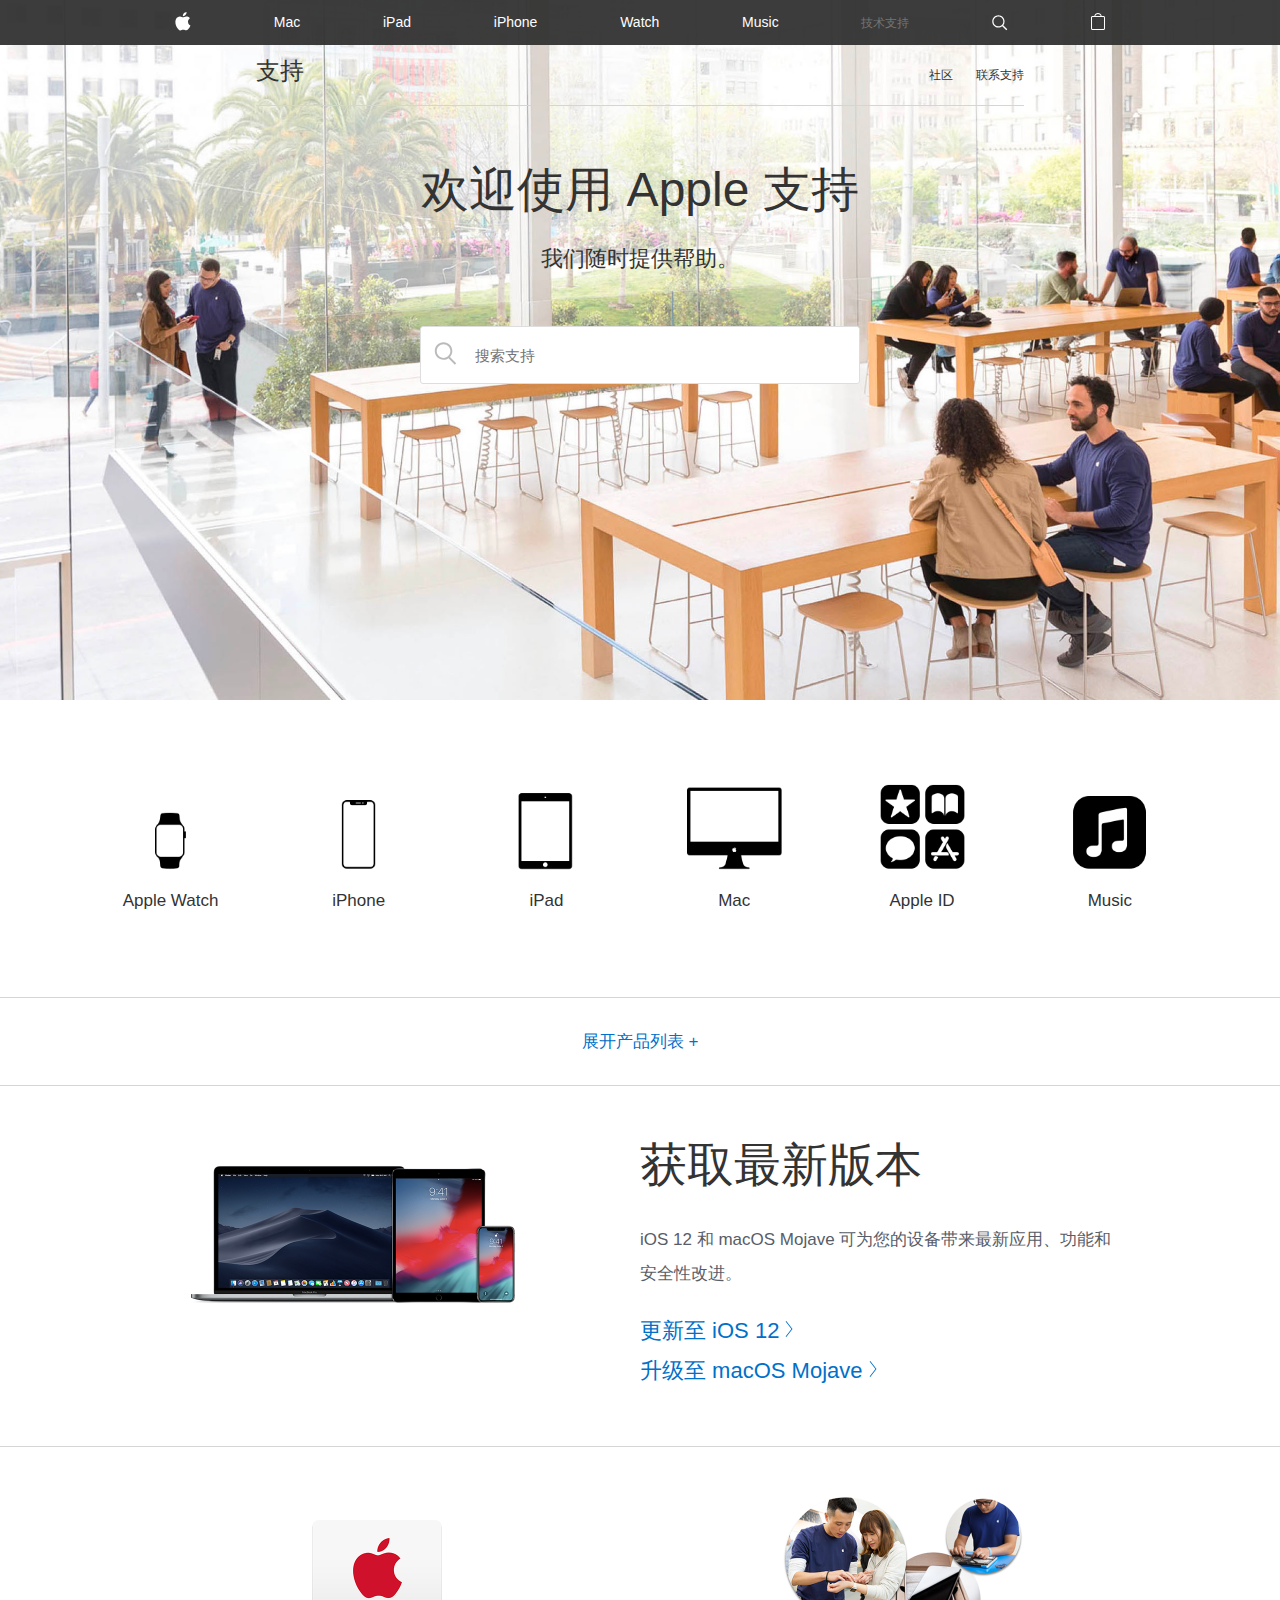
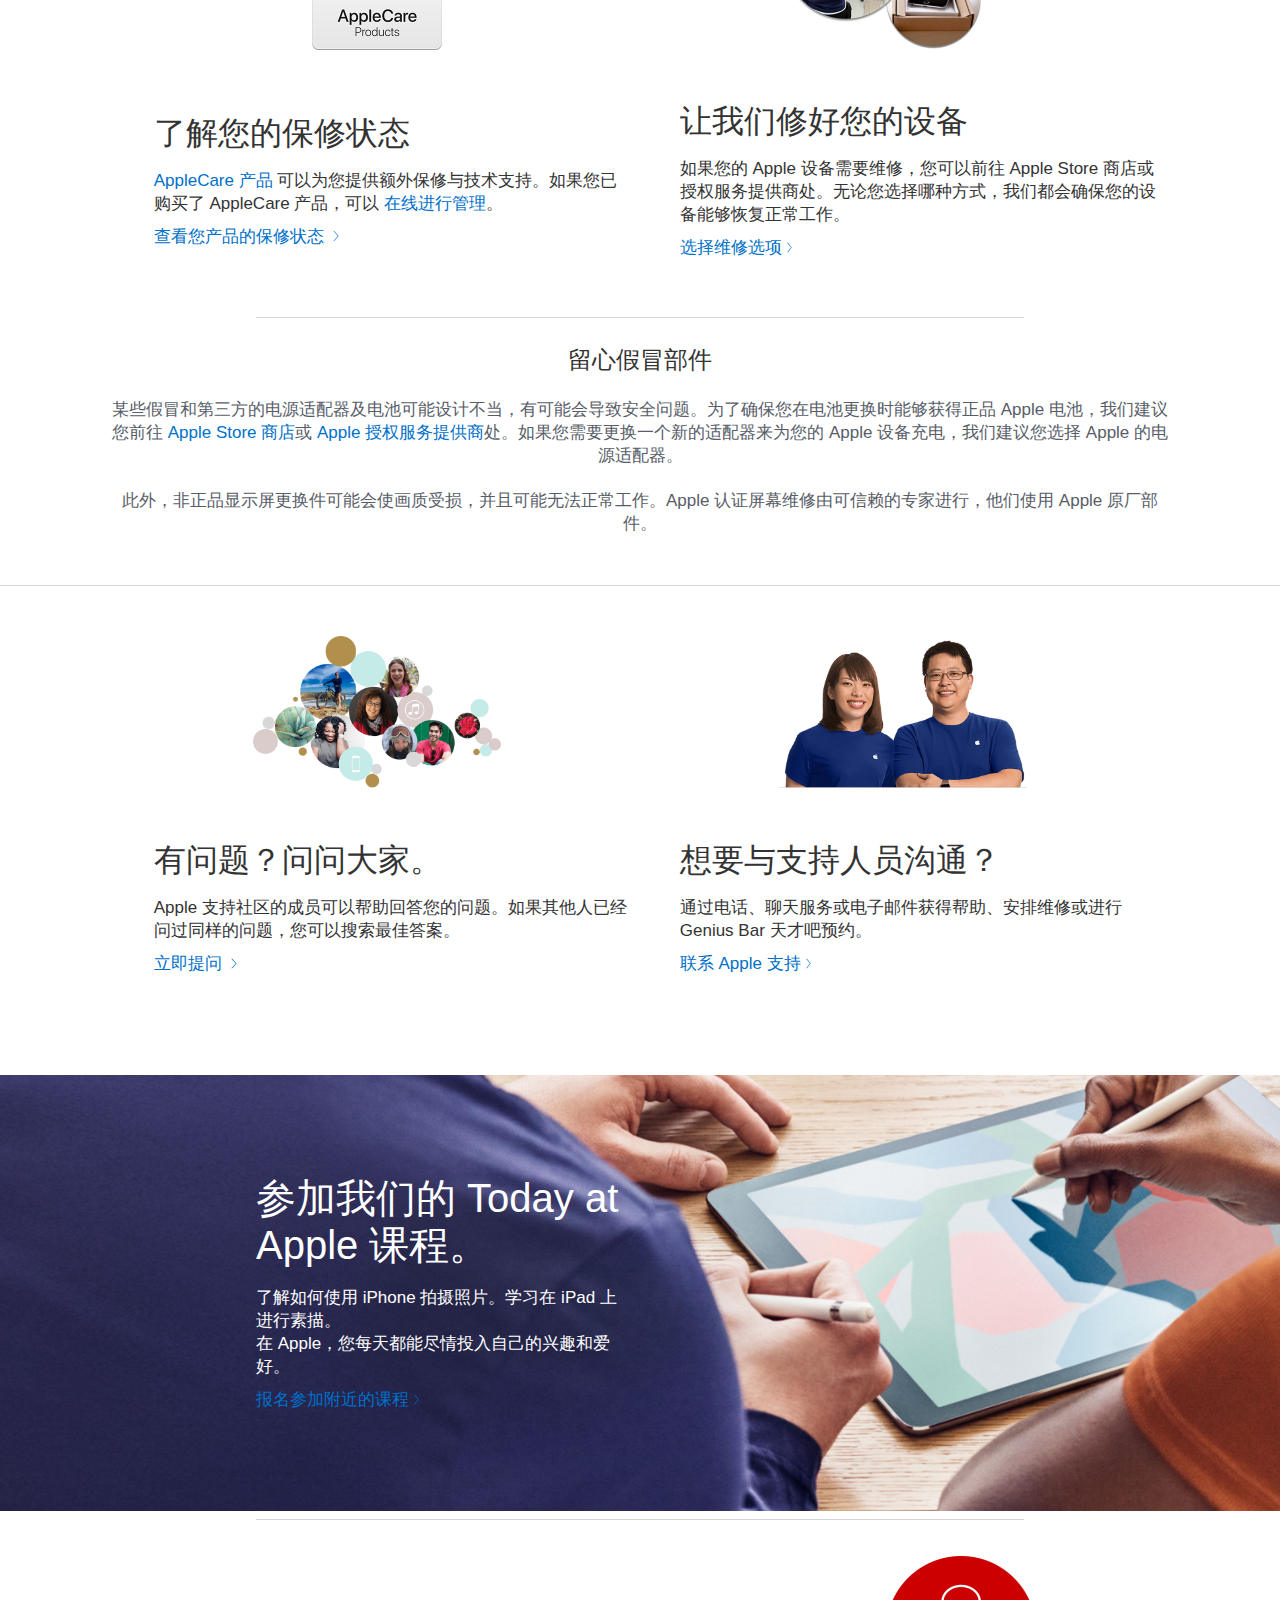
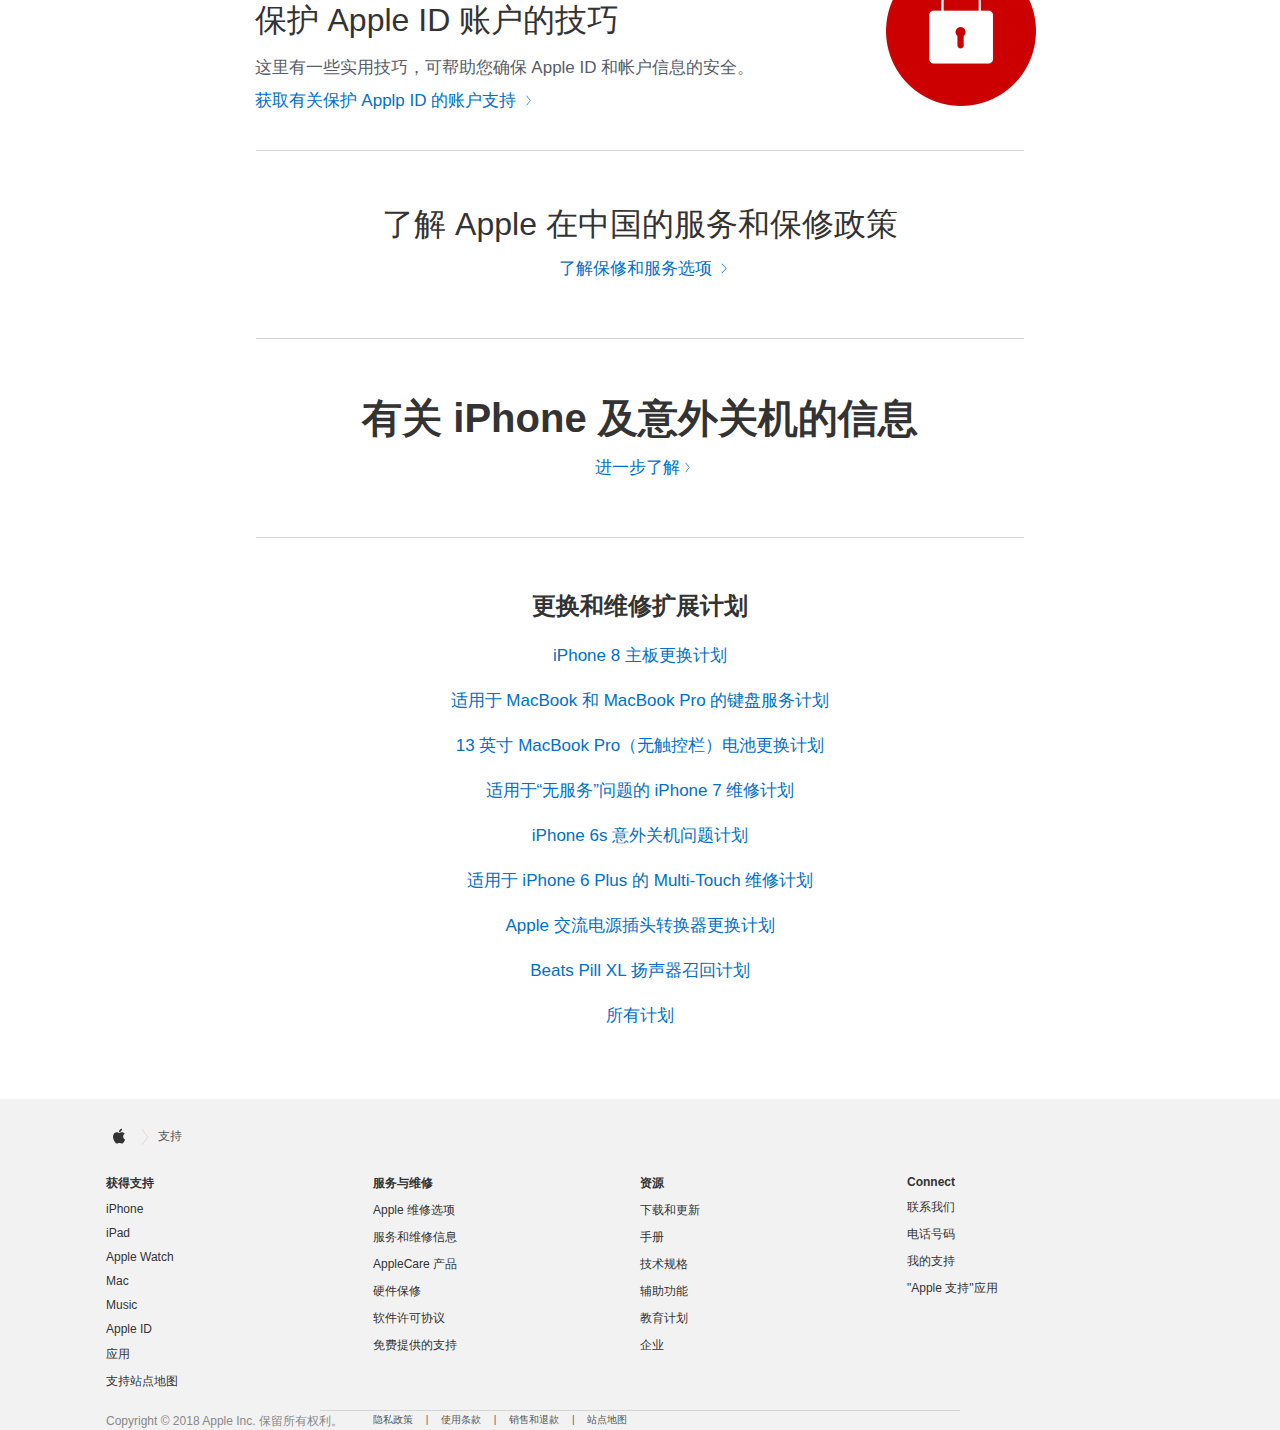
<file: week2_3.0/index.html>
<!doctype html >
<html lang="zh-en">
<head>
	<meta charset="UTF-8">
	<meta name="viewport" content="width=device-width, initial-scale=1" />
	<title>官方Apple支持</title>
	<link rel="icon" type="images/favicon.ico" href="images/favicon.ico">
</head>
<body>
	<link rel="stylesheet" type="text/css" href="head.css">
	<link rel="stylesheet" type="text/css" href="initialization.css">
	<link rel="stylesheet" type="text/css" href="body.css">
	<link rel="stylesheet" type="text/css" href="footer.css">
	<link rel="stylesheet" type="text/css" media="screen and (min-width:769px) and (max-width:1068px)" href="media_1068px.css">
	<link rel="stylesheet" type="text/css" media="screen and (min-width:738px) and (max-width:769px)" href="media_768.css">
	<link rel="stylesheet" type="text/css" media="screen and (max-width:738px) " href="media_735.css">
	<div class="container">
		<div class="head">
			<div class="head_content clearfix">
				<div class="menu"></div>
				<div class="navigate ">
					<div class="apple_variety ">
						<a href="#"><img src="images/image_large.svg" ></a>
					</div>
					<div class="apple_variety">
						<a href="#">Mac</a>
					</div>
					<div class="apple_variety ">
						<a href="#">iPad</a>
					</div>
					<div class="apple_variety ">
						<a href="#">iPhone</a>
					</div>
					<div class="apple_variety ">
						<a href="#">Watch</a>
					</div>
					<div class="apple_variety ">
						<a href="#">Music</a>
					</div>
					<div class="apple_variety ">
						<a href="#" ><span>技术支持</span></a>
					</div>
					<div class="apple_variety ">
						<a href="#"><img src="images/image_large_2.svg"></a>
					</div>
					<div class="apple_variety ">
						<a href="#"><img src="images/image_large_3.svg"></a>
					</div>
				</div>
				<div class="hidding ">
						<a href="#"><img src="images/image_large_3.svg"></a>
					</div>
			</div>
			<div class="head_support">
				<div class="support_container">
					<div class="support_title clearfix"><span>支持</span></div>
					<div class="otherhref clearfix">
						<a href="#">社区</a>
						<a href="#">联系支持</a>
					</div>
				</div>
			</div>
			<div class="head_title">
				<h1>欢迎使用 Apple 支持</h1>
				<p>我们随时提供帮助。<p>
			</div>
			<div class="head_input">
				<input type="" name="" placeholder="搜索支持">
				<button class="search_button"></button>
			</div>
		</div>
		<div class="body">
			<div class="part-1">
				<div class="icon-6">
					<div class="icon-6_container">
						<div class="apple_icon clearfix">
							<a href="#">
								<div><img src="images/homepage_productnav_apple_watch_2x.png" alt="">
								</div>
								Apple Watch
							</a>
						</div>
						<div class="apple_icon clearfix ">
							<a href="#">
								<div><img src="images/homepage_productnav_iphone_2x.png" alt="" >
								</div>
								iPhone
							</a>
						</div>
						<div class="apple_icon clearfix ">
							<a href="#">
								<div><img src="images/download.png" alt="" >
								</div>
								iPad
							</a>
						</div>
						<div class="apple_icon clearfix ">
							<a href="#">
								<div><img src="images/homepage_productnav_imac_2x.png" alt="" >
								</div>
								Mac
							</a>
						</div>
						<div class="apple_icon clearfix ">
							<a href="#">
								<div><img src="images/homepage_productnav_apple-id_2x.png" alt="" >
								</div>
								Apple ID
							</a>
						</div>
						<div class="apple_icon clearfix">
							<a href="#">
								<div><img src="images/homepage_productdrawer_applemusic_2x.png" alt="" >
								</div>
								Music
							</a>
						</div>
					</div>
				</div>
			</div>
			<div class="part-2">
				<div class="part-2_content">
					<a href="#">展开产品列表 + </a>
				</div>
			</div>
			<div class="part-3">
				<div class="part-3_container">
					<div class="part-3_content">
						<div class="part-3_title">
							<h2>获取最新版本</h2>
							<p>iOS 12 和 macOS Mojave 可为您的设备带来最新应用、功能和安全性改进。</p>
						</div>
						<div class="part-3_link">
							<a href="#">更新至 iOS 12 <img src="images/icon_large_separator.svg" alt=""></a><br>
							<a href="#">升级至 macOS Mojave <img src="images/icon_large_separator.svg" alt=""></a>
						</div>
					</div>
					<div class="part-3_image">
						<img src="images/ios-macos-get-ready_2x.png" height="209">
					</div>
				</div>
			</div>
			<div class="part-4">
				<div class="part-4_top">
					<div class="content1 clearfix">
						<img src="images/apple-care-products_2x.png" alt="" class ="part4-img">
						<div class="part4_link">
							<h2>了解您的保修状态</h2>
							<a href="#">AppleCare 产品</a>
							可以为您提供额外保修与技术支持。如果您已购买了 AppleCare 产品，可以
							<a href="#">在线进行管理</a>。<br>
							<a href="#" id="otherhref4">查看您产品的保修状态
							<img src="images/icon_large_separator.svg" alt=""></a>
						</div>
					</div>
					<div class="content1 clearfix">
						<img src="images/repair_2x.png" alt=""class ="part4-img">
						<div class="part4_link">
							<h2>让我们修好您的设备</h2>
							如果您的 Apple 设备需要维修，您可以前往 Apple Store 商店或授权服务提供商处。无论您选择哪种方式，我们都会确保您的设备能够恢复正常工作。<br>
							<a href="#" id="otherhref4">选择维修选项<img src="images/icon_large_separator.svg" alt=""></a>
						</div>
					</div>
				</div>
				<div class="cutline"></div>
				<div class="part-4_bottom">
					<div class="bottom4_container">
						<h4>留心假冒部件</h4>
						<p>某些假冒和第三方的电源适配器及电池可能设计不当，有可能会导致安全问题。为了确保您在电池更换时能够获得正品 Apple 电池，我们建议您前往 <a href="#">Apple Store 商店</a>或 <a>Apple 授权服务提供商</a>处。如果您需要更换一个新的适配器来为您的 Apple 设备充电，我们建议您选择 Apple 的电源适配器。</p>
						<p>此外，非正品显示屏更换件可能会使画质受损，并且可能无法正常工作。Apple 认证屏幕维修由可信赖的专家进行，他们使用 Apple 原厂部件。</p>
					</div>
				</div>
			</div>
			<div class="part-5">
				<div class="part-4_top">
					<div class="content1 forpart5 clearfix">
						<img src="images/contentlink-communities_2x.png" alt="" class ="part4-img" >
						<div class="part4_link">
							<h2>有问题？问问大家。</h2>
							Apple 支持社区的成员可以帮助回答您的问题。如果其他人已经问过同样的问题，您可以搜索最佳答案。<br>
							<a href="#" id="otherhref4">立即提问
							<img src="images/icon_large_separator.svg" alt=""></a>
						</div>
					</div>
					<div class="content1 forpart5 clearfix">
						<img src="images/artcol-contentlink-expert_2x.png" alt="" class ="part4-img" >
						<div class="part4_link">
							<h2>想要与支持人员沟通？</h2>
							通过电话、聊天服务或电子邮件获得帮助、安排维修或进行 Genius Bar 天才吧预约。<br>
							<a href="#" id="otherhref4">联系 Apple 支持<img src="images/icon_large_separator.svg" alt=""></a>
						</div>
					</div>
				</div>
			</div>
			<div class="part-6">
				<div class="part6_container">
					<div class="background6">
							<div class="content_6">
								<h2>参加我们的 Today at Apple 课程。</h2>
								<p>了解如何使用 iPhone 拍摄照片。学习在 iPad 上进行素描。<br>在 Apple，您每天都能尽情投入自己的兴趣和爱好。</p>
								<a href="#" id="otherhref4">报名参加附近的课程<img src="images/icon_large_separator.svg" alt=""></a>
							</div>
					</div>
				</div>
				<div class="forhidding6">
					<h2>参加我们的 Today at Apple 课程。</h2>
					<p>了解如何使用 iPhone 拍摄照片。学习在 iPad 上进行素描。<br>在 Apple，您每天都能尽情投入自己的兴趣和爱好。</p>
					<a href="#" id="otherhref4">报名参加附近的课程<img src="images/icon_large_separator.svg" alt=""></a>
				</div>
				<div class="cutline"></div>
			</div>
			<div class="part-7">
				<div class="part7_container">
					<div class="part7_content">
						<h4>保护 Apple ID 账户的技巧</h4>
						<p>这里有一些实用技巧，可帮助您确保 Apple ID 和帐户信息的安全。</p>
						<a href="#" id="otherhref4">
							获取有关保护 Applp ID 的账户支持
							<img src="images/icon_large_separator.svg" alt="">
						</a>
					</div>
					<div class="part7_image">
						<img src="images/featured-content-security_2x.png" alt="" height="150px">
					</div>
				</div>
				<div class="cutline"></div>
			</div>
			<div class="part-8">
				<div class="part-8_content">
					<h4>了解 Apple 在中国的服务和保修政策</h4>
					<a href="#" id="otherhref4">了解保修和服务选项 <img src="images/icon_large_separator.svg" alt=""></a>
				</div>
				<div class="cutline"></div>
			</div>
			<div class="part-9">
				<div class="part-8_content">
					<h2>有关 iPhone 及意外关机的信息</h2>
					<a href="#" id="otherhref4">进一步了解<img src="images/icon_large_separator.svg" alt=""></a>
				</div>
				<div class="cutline"></div>
			</div>
			<div class="part-10">
				<div class="part-10_container">
					<h4>更换和维修扩展计划</h4>
					<ul>
						<li><a href="#">iPhone 8 主板更换计划</a></li>
						<li><a href="#">适用于 MacBook 和 MacBook Pro 的键盘服务计划</a></li>
						<li><a href="#">13 英寸 MacBook Pro（无触控栏）电池更换计划</a></li>
						<li><a href="#">适用于“无服务”问题的 iPhone 7 维修计划</a></li>
						<li><a href="#">iPhone 6s 意外关机问题计划</a></li>
						<li><a href="#">适用于 iPhone 6 Plus 的 Multi-Touch 维修计划</a></li>
						<li><a href="#">Apple 交流电源插头转换器更换计划</a></li>
						<li><a href="#">Beats Pill XL 扬声器召回计划</a></li>
						<li><a href="#">所有计划</a></li>
					</ul>
				</div>
			</div>
		</div>
		<div class="footer">
			<div class="footer_container">
				<div class="footer_part1">
					<a href="#"><img src="images/icon_large.svg" alt=""></a>
					<img src="images/icon_large_separator - 副本.svg" alt="">
					<span>支持</span>
				</div>
				<div class="footer_part2">
					<div class="footer_table">
						<p>获得支持</p>
						<ul>
							<li><a href="#">iPhone</a></li>
							<li><a href="#">iPad</a></li>
							<li><a href="#">Apple Watch</a></li>
							<li><a href="#">Mac</a></li>
							<li><a href="#">Music</a></li>
							<li><a href="#">Apple ID</a></li>
							<li><a href="#">应用</a></li>
							<li><a href="#">支持站点地图</a></li>
						</ul>
					</div>
					<div class="footer_table">
						<p>服务与维修</p>
						<ul>
							<li><a href="#">Apple 维修选项</a></li>
							<li><a href="#">服务和维修信息</a></li>
							<li><a href="#">AppleCare 产品</a></li>
							<li><a href="#">硬件保修</a></li>
							<li><a href="#">软件许可协议</a></li>
							<li><a href="#">免费提供的支持</a></li>
						</ul>
					</div>
					<div class="footer_table">
						<p>资源</p>
						<ul>
							<li><a href="#">下载和更新</a></li>
							<li><a href="#">手册</a></li>
							<li><a href="#">技术规格</a></li>
							<li><a href="#">辅助功能</a></li>
							<li><a href="#">教育计划</a></li>
							<li><a href="#">企业</a></li>
						</ul>
					</div>
					<div class="footer_table">
						<p>Connect</p>
						<ul>
							<li><a href="#">联系我们</a></li>
							<li><a href="#">电话号码</a></li>
							<li><a href="#">我的支持</a></li>
							<li><a href="#">"Apple 支持"应用</a></li>
						</ul>
					</div>
				</div>
				<div class="cutline forcuthidding"></div>
				<div class="footer_part3">
					<div class="part3_content">Copyright © 2018 Apple Inc. 保留所有权利。</div>
					<div class="footer_link">
						<a href="#">隐私政策</a>
						|
						<a href="#">使用条款</a>
						|
						<a href="#">销售和退款</a>
						|
						<a href="#">站点地图</a>
					</div>
				</div>
			</div>
		</div>
</body>
</html>
</file>
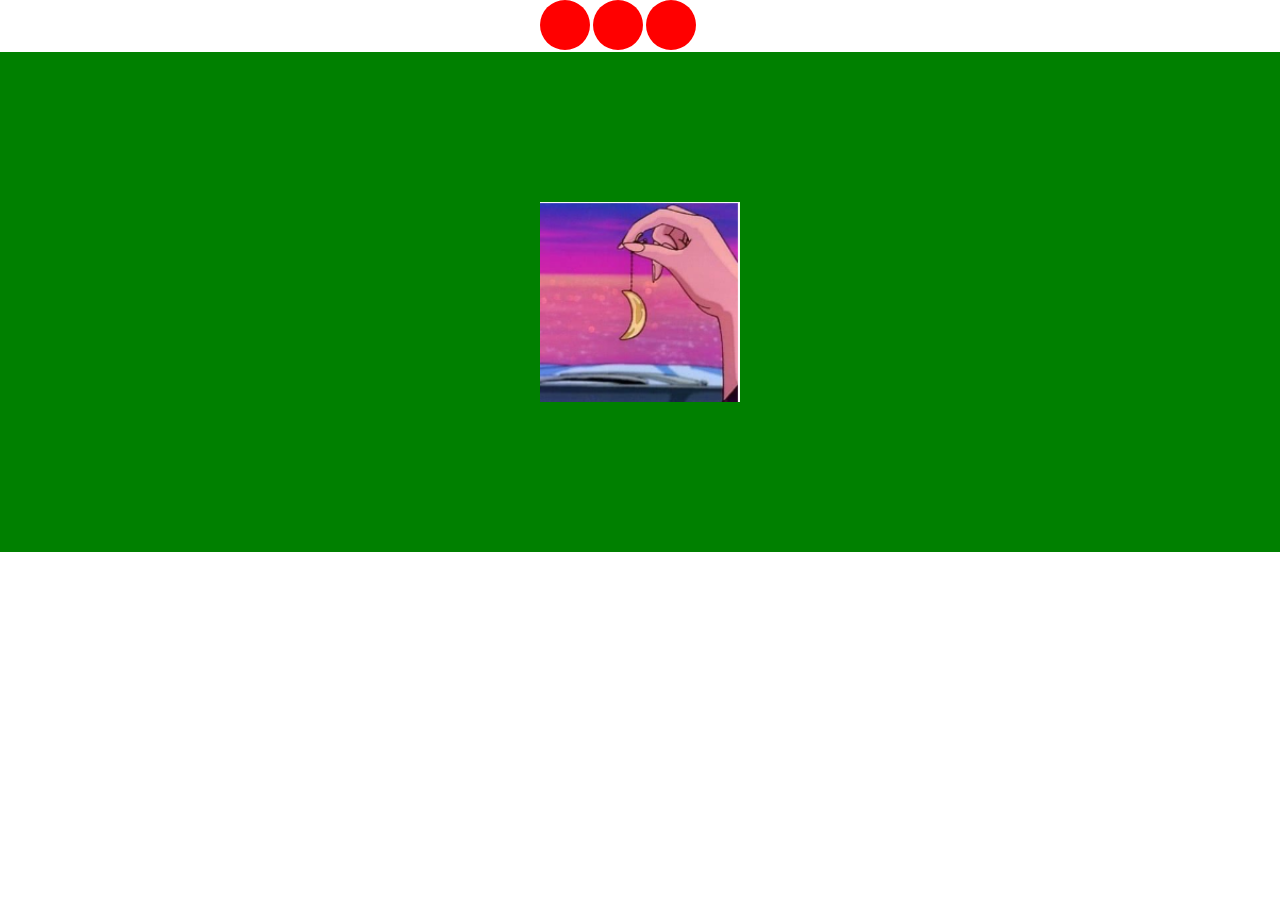
<file: week2_2.0/动画点这里.html>
<!doctype html>
<html lang="en">
<head>
	<meta charset="UTF-8">
	<title>Document</title>
</head>
<body>
	<link rel="stylesheet" type="text/css" href="test.css">
	<link rel="stylesheet" type="text/css" href="initialization.css">
	<div class="part1">
		<div class="move1"></div>
		<div class="move2"></div>
		<div class="move3"></div>
	</div>
	<div class="part2">
		<div class="img"><img src="images/left_arrow.png"></div>
		<div class="photo">
		<div class="stop_icon">
			<div class="circle">
				<div class="triangle"></div>
			</div>
		</div>
	</div>
	</div>
</body>
</html>
</file>
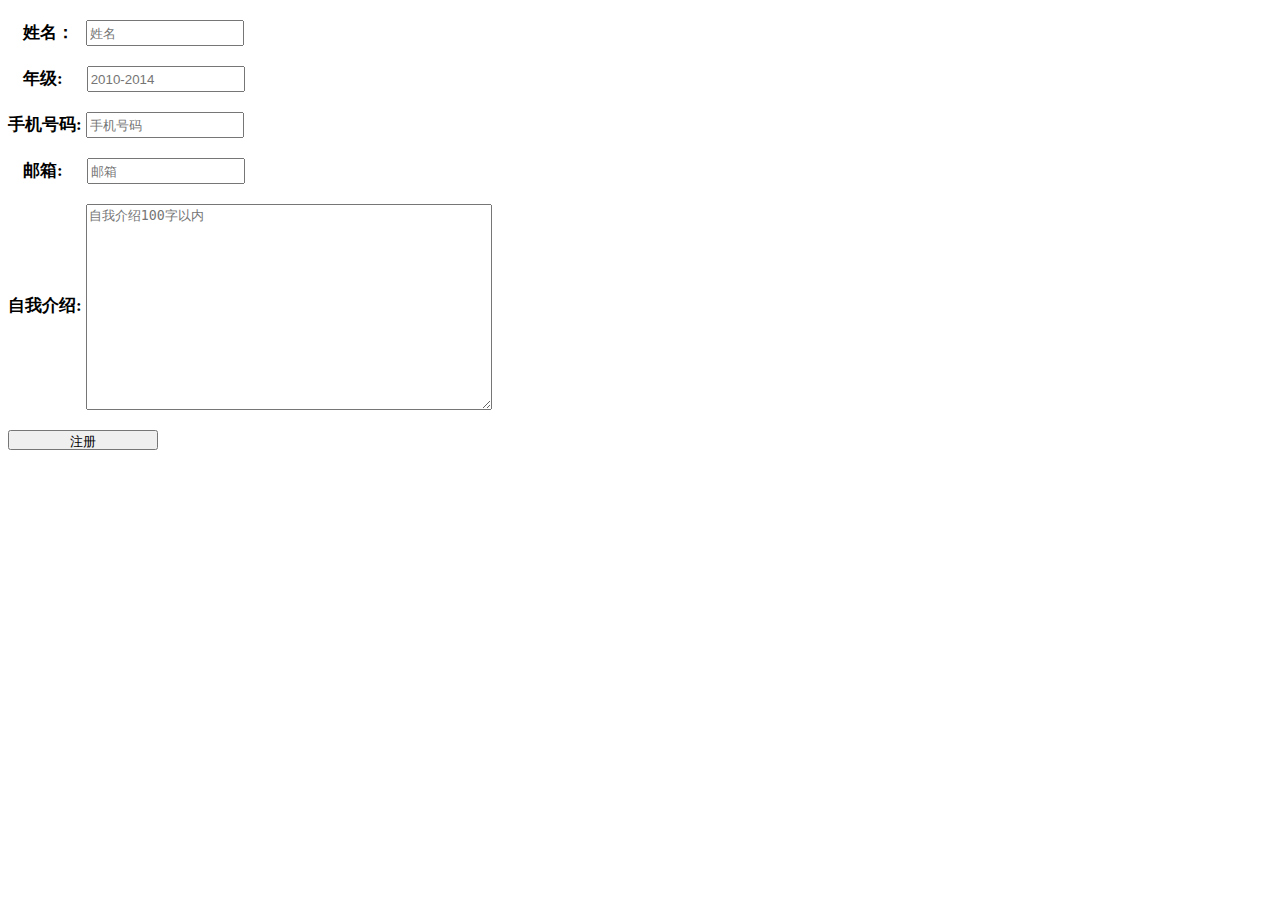
<file: week4/test.html>
<!doctype html>
<html lang="zh-en">
<head>
	<meta charset="UTF-8">
	<title>验证</title>
</head>
<body>
	<link rel="stylesheet" type="text/css" href="test.css">
	<div id="container">
		<form name="myForm" action="#" >
			<div id ="name">
				<span>姓名：</span>
				<input type="text" id ="Name" placeholder="姓名" >
			</div>
			<div id="grade">
				<span>年级:</span>
				<input type="text" id="Grade" placeholder="2010-2014">
			</div>
			<div id="phoneNumber">
				<span>手机号码:</span>
				<input type="text" id="PhoneNumber" placeholder="手机号码" >
			</div>
			<div id="email">
				<span>邮箱:</span>
				<input type="text" id="emailAddress" placeholder="邮箱">
			</div>
			<div id="myself">
				<span>自我介绍:</span>
				<textarea id="introduction" placeholder="自我介绍100字以内" maxlength="100"></textarea>
			</div>
			<input type="submit" value="注册" onclick="verify()" > 
		</form>
	</div>
</body>
<script type="text/javascript" src="verify.js"></script>
</html>
</file>
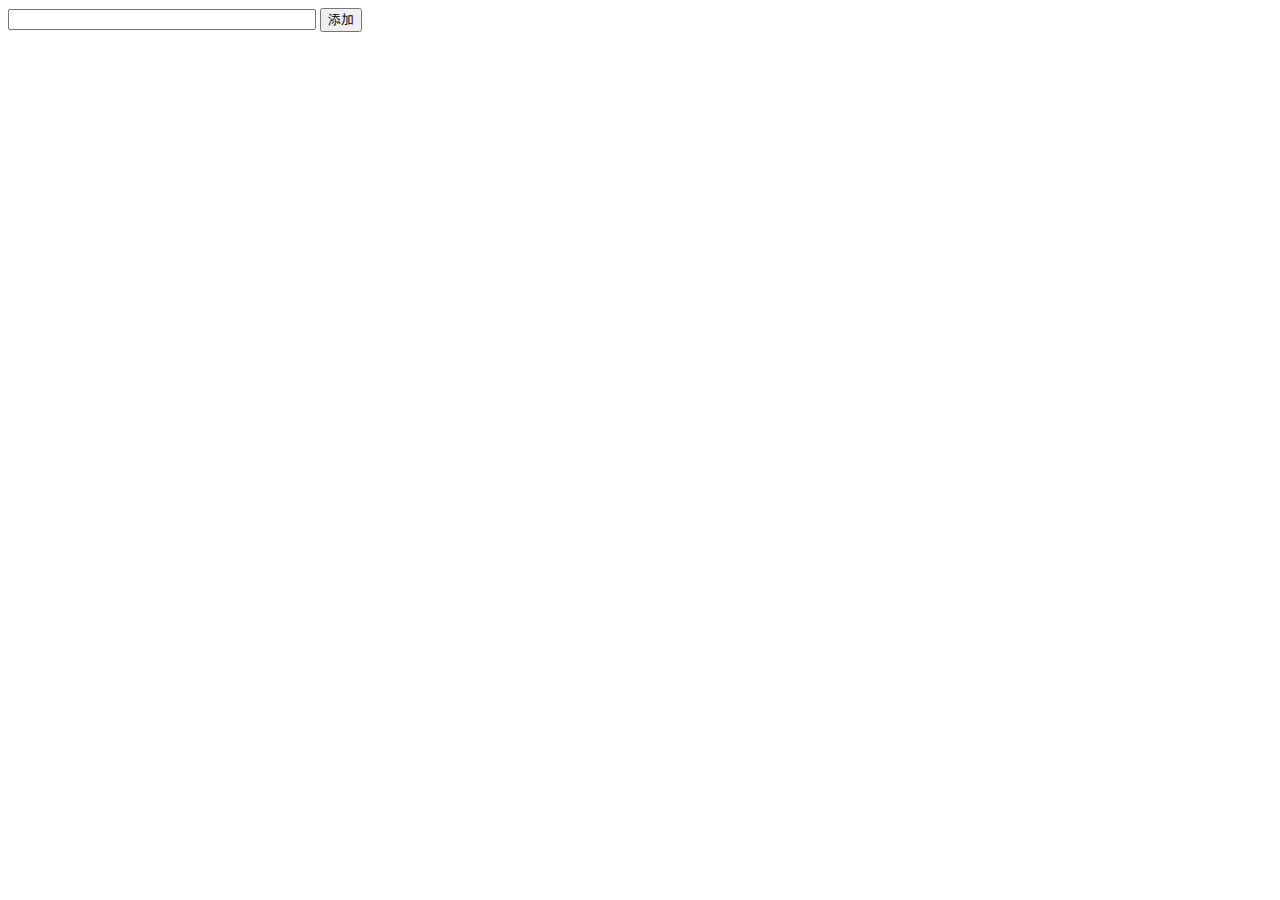
<file: week5/test.html>
<!doctype html>
<html lang="en">
<head>
	<meta charset="UTF-8">
	<title>清单</title>
</head>
<body>
	<link rel="stylesheet" type="text/css" href="test.css">
	<div id="container">
		<div id="inputContainer">
			<input type="text" id="input">
			<input type="submit" value="添加" id="add">
		</div>
		<div id="content">
			<ul id="ul">
			</ul>
		</div>
	</div>
</body>
<script type="text/javascript" src="jquery-3.3.1.min.js"></script>
<script type="text/javascript" src="test.js"></script>
</html>
</file>
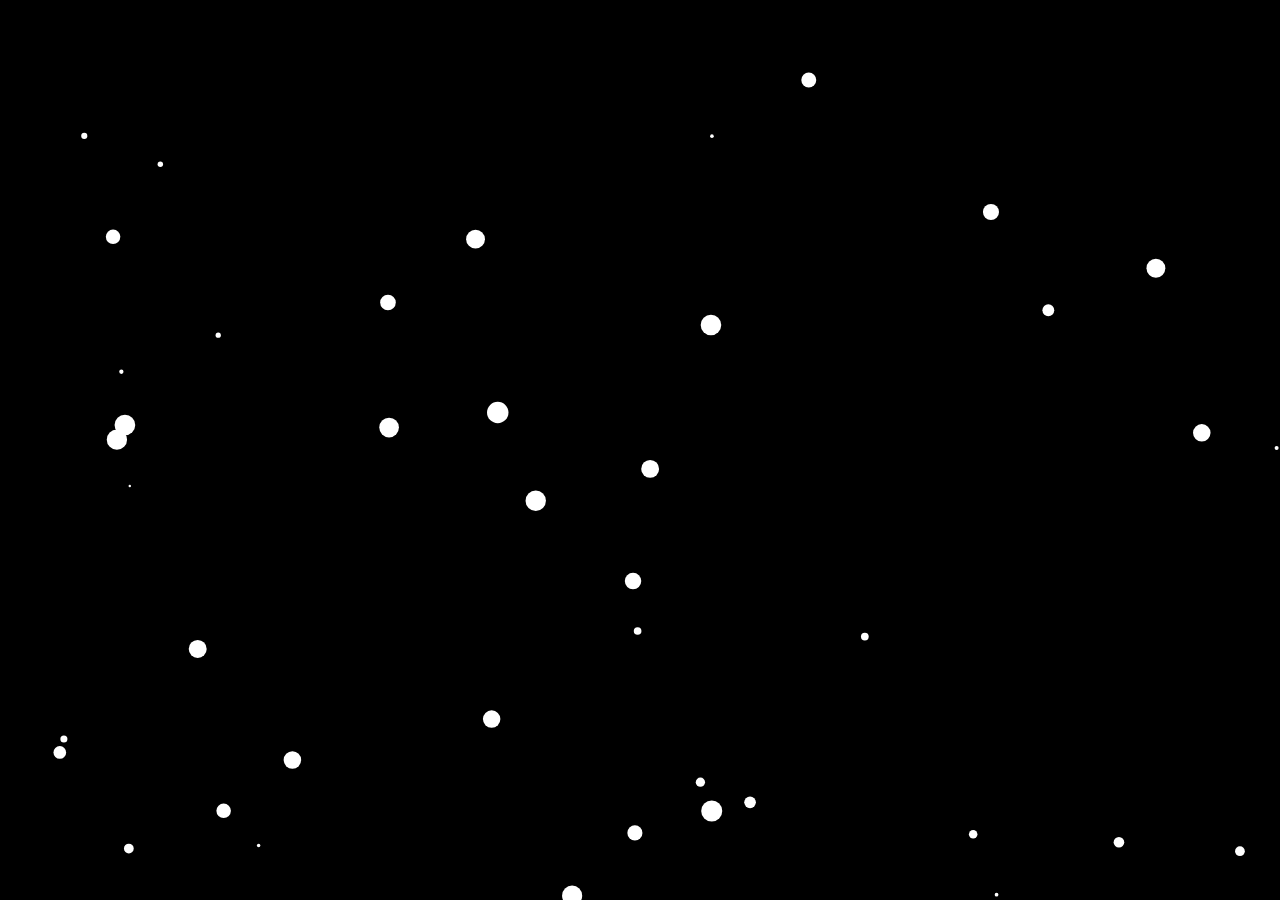
<file: week7/snow.html>
<!doctype html>
<html lang="en">
<head>
	<meta charset="UTF-8">
	<title>Document</title>
	<style type="text/css">
		*{
			margin: 0;
			padding: 0;
		}
		#myCanvas{
			background: black;
		}
	</style>
</head>
<body>
	<canvas id="myCanvas">
		您的浏览器太垃圾了，快更新吧
	</canvas>
</body>
<script type="text/javascript" src="snow.js"></script>
</html>
</file>
<file: week1/initialization.css>
body,div,dl,dt,dd,ul,ol,li,h1,h2,h3,h4,h5,h6,pre,code,form,fieldset,legend,input,button,textarea,p,blockquote,th,td { margin:0; padding:0; }
body { background:#fff; color:#585d68; font-size:10px; font-family: Proxima Nova Regular, Arial, Helvetica, sans-serif; }
td,th,caption { font-size:14px; }
h1, h2, h3, h4, h5, h6 { font-weight:normal; font-size:100%; }
address, caption, cite, code, dfn, em, strong, th, var { font-style:normal; font-weight:normal;}
a { color:#555; text-decoration:none; }
a:hover { text-decoration:underline; }
img { border:none; }
ol,ul,li { list-style:none; }
input, textarea, select, button { font:14px Verdana,Helvetica,Arial,sans-serif; }
table { border-collapse:collapse; }
html {overflow-y: scroll;} 

.clearfix:after {content: "."; display: block; height:0; clear:both; visibility: hidden;}
.clearfix { *zoom:1; }
</file>
<file: week1/menu.css>
.container{
	width: 1200px;
	height: 700px;
	border-right: 0.5px solid #d9dde3;
}

.menu{
	width: 5%;
	height: 100%;
	background-color: #1d2531;
	position: relative;
	float: left;
}
.menu_icon img{
	position: absolute;top:12px;left: 10px;
}
.icon{
	position:relative;
	width: 40px;
	height: 40px;
	border-radius: 50%;
	margin:5px 0 5px 9px;
	float: left;
}
.icon_blue{
	background-color: #2a9ff6;
	cursor: pointer;
}
.icon_purple{
	background-color: #937de4;
	cursor: pointer;
}
.icon_red{
	background-color: #d33013;
	cursor: pointer;
}
.icon_bottom{
	position: absolute; left: 50%;top: 95%;
	margin-left: -40%;
	cursor: pointer;
}
.bottom_icon{
	margin-left:10px;
	float: left;
	cursor: pointer;
}
.icon_add{
	width: 40px;
	height:40px;
	border-radius: 50%;
	border:2px solid #2d3848;
	outline: 10px solid #2d3848;
	outline-offset: -31px;
	margin:5px 0 5px 7px;
	float: left;
	cursor: pointer;
}
</file>
<file: week1/menu_content.css>
.menu_content{
	width: 15%;
	height: 100%;
	background-color: #222c3c;
	float: left;
}
.content{
	margin: 10px 25px 0 25px;
}
.content_title{
	position: relative;
	margin-top: 20px;
	margin-bottom: 10px;
}
.content_title img{
	position: absolute;top:-1px;left: 115px;
	cursor: pointer;
}
.content_list{
	line-height: 25px;
	font-size: 12px;
	color:#b7c0cd;
}
.content_list li{
	cursor: pointer;
}
.content_list img{
	width: 10px;
	margin-right: 10px;
}
.add_border{
	margin-top: 10px;
	border-top: 1px solid #585d68;
}
.content_bottom{
	width: 90%;
	margin-top: 150px;
	margin-left: 20px;
	float: left;
}
.goal{
	width: 100%;
	float: left;
}
.goal_1{
	float: left;
}
.goal_2{
	margin-left: 25px;
	float: left;
}
.progress{
	width: 88%;
	height: 2px;
	margin-top: 5px;
	background-color: #585d68;
	float: left;
}
.purple{
	width: 35%;
	height: 2px;
	background-color: #927de4;
}
</file>
<file: week1/Chat.css>
.Chat{
	width: 80%;
	height: 100%;
	float: left;
}
.head{
	width: 100%;
	height: 10%;
	border-bottom: 0.5px solid #d9dde3;
	position: relative;
	background-color: #ffffff;
	float: left;
}
.title{
	position: absolute;top:35px;
	margin: -17px 0 0 20px;
	font-size: 24px;
}
.Idmessage{
	margin: 15px 0 0 800px;
	float: left;
}
.portrait{
	float: left;
}
.portrait img{
	height: 40px;
}
.nickname{
	width: 80px;
	margin-top: 5px;
	margin-left: 10px;
	float: left;
 }
 .speacial{
 	float: left;
 }
 .circle_1{
 	height: 10px;
 	width: 10px;
 	margin:3px 3px;
 	border-radius: 100%;
 	background-color: #00aaff;
 	display: none;
 	float: left;
 }
 .firstname{
 	color: #585d68;
 	font-size: 14px;
 	float: left;
 }
 .iconforname{
 	width: 10px;
 	height: 10px;
 	border-radius: 50%;
 	background-color: #2399f1;
 	float: left;
 }
.graytitle{
	margin-top: 2px;
	color: #b5b5b5;
	float: left;
}
.name_icon{
	margin: -27px 0 0 930px;
	float: left;
}
.chat_container{
	width: 100%;
	height: 90%;
	float: left;
}
.chat_left{
	width: 29%;
	height: 100%;
	border-right: 0.5px solid #d9dde3;
	float: left;
}
.chat_right{
	width: 70.94%;
	height: 100%;
	float: left;
}
.search{
	width: 100%;
	height: 9%;
	border-bottom: 0.5px solid #d9dde3;
	border-right: 0.5px solid #d9dde3;
	position: relative;
	background-color: white;
}
.search input{
	outline: none;
}
input::-webkit-search-cancel-button{
	display: none;
}
.search img{
	cursor: pointer;
	position: absolute;left: 235px;top: 25px;
}
.inputSet{
	width: 80%;
	height: 30px;
	position: absolute;left: 41%;
	margin:15px 0 0 -31%;
	border: 1px solid #d9dde3;
	border-radius:4px;
	color: #b5b5b5;
	font-size: 8px;
}
.chats{
	border-bottom:0.5px solid #d9dde3;
	float: left;
}
.chats:hover{
	cursor: pointer;
	border-left: 3px solid #2399f1;
}
 .chats:hover .circle_1 {
 	display: block;
 }
 .chats:hover .firstname{
 	color: #00aaff
 }
.forchats{
	margin-left: 30px;
}
.othermessage{
	color: #7f8fa4; 
	font-size: 10px;
	position: relative;left: 180px;top: -35px;
	float: left;
}
.excerpt{
	width: 200px;
	height: 20px;
	margin:10px 0 15px 15px;
	float: left;
}
.excerpt p{
	overflow: hidden;
	text-overflow: ellipsis;
	white-space: nowrap; 
	display: block;
}
.notification{
	width: 18px;
	height: 18px;
	border-radius: 50%;
	background-color: #2ca0f6;
	text-align: center;
	line-height: 18px;
	font-size: 12px;
	color: #ffffff;
	position: relative;left: 8px;top: 10px;
	float: left;
}
.right_head{
	width: 100%;
	height: 9%;
	border-bottom: 0.5px solid #d9dde3;
	background: white;
	float: left;
}
.profileName{
	margin-left: 20px;
	position: relative;top: 20px;
	font-size: 15px;
	color: #585d68;
	float: left;
}
.greenicon{
	width: 10px;
	height: 10px;
	border-radius: 50%;
	background-color: #1bb934;
	position: relative;
	left: 12px;
	top: 25px;
	float: left;
}
.tools{

	border:1px solid #ced0da;
	border-radius: 3px;
	position: relative;
	left: 350px;
	top: 18px;
	float: left;
}
.tool_icon{
	width: 25px;
	height: 25px;
	cursor: pointer;
	background-color: #f3f4f8; 
	float: left;

}
.tool_icon img{
	position: relative;
	left: 5px;
	top: 5px;
}
.paging{
	width: 200px;
	height: 60px;
	float: left;
}
.number{
	height: 50px;
	width: 50px;
	position: relative;
	left: 360px;
	top: 25px;
	font-size: 12px;
	color: #56688a;
	float: left;
}

.forchats{
	width: 90%;
	height: 10%;
}
.openchat{
	float: left;
}
.chatmessage{
	width: 80%;
	margin-top: -15px;
	margin-left: 80px;
	margin-bottom: 20px;
	float: left;
}
.for_openchats{
	position: relative;top: -14px;left: 100px;
}
.cutline{
	width:100%;
	position: relative; 
	float: left;
}
.timemessage{
	width: 10%;
	margin: -8px 10px;
	font-size: 14px;
	text-align: center;
	float: left;
}
.cut{
	width: 43.5%;
	height: 1px;
	background-color: #d9dde3;
	float: left;
}
.photo1{
	height: 100px;
	width: 150px;
	margin:0 15px;
	position: relative;left: 50px;
	border-radius: 4px;
	float: left;
	background-image: url(images/Photo1.jpg);
}
.photo2{
	height: 100px;
	width: 150px;
	margin:0 15px;
	border-radius: 4px;
	position: relative;left: 40px;
	background-image: url(images/Photo.jpg);
	float: left;
}

.circle{
	width: 60px;
	height: 60px;
	border-radius: 50%;
	background-color: #ffffff;
	opacity: 0.6;
	position: absolute;left: 75px; top: 50px;
	margin:-30px 0 0 -30px;
	float: left;

}
</file>
<file: week2/head.css>
.container{
	width: 1920px;
}

.head{
	width: 100%;
	height: 700px;
	background-image: url(images/hero-banner-homepage.image.large_2x.jpg);
	background-size: cover;/*ie9以下 不兼容 需要声明 见收藏*/
}
.navigate{
	margin:0 auto;
	display: inline-block;
}
.head_content{
	width: 100%;
	background-color: #323232;
	opacity: 0.95;
	text-align: center;
	float: left;
}
.apple_variety{
	height: 44px;
	padding: 0 50px;
	font-size: 14px;
	color: #ffffff;
	float: left;
}
.apple_variety a{
	font-size: 14px;
	color: #ffffff;
	line-height: 44px;  
}

.apple_variety img{
	vertical-align: middle;
	line-height: 44px;
}

.apple_variety a:hover{
	color: #8f8f8e;
	text-decoration: none;/*去掉下划线*/
}
.apple_variety span{
	font-size: 12px;
	color: #6f6e6e;
}

.head_support{
	width: 56%;
	margin: 0 22%;
	border-bottom: 1px solid #d5d5d5;
	display: inline-block;
}

.support_title{
	font-size: 24px;
	color: #333;
	padding: 20px 0 20px 0;
	float: left;
}

.otherhref{
	float: right;
}
.otherhref a:link{
	font-size: 12px;
	line-height: 71px;
	padding-left: 20px;
	color: #333;
}
.otherhref a:hover{
	font-size: 12px;
	color:#0086d9;
	text-decoration: none;/*去掉下划线*/
}
.head_title{
	width: 50%;
	margin: 50px 25% 30px;
	text-align:center;
	display: inline-block;
}
.head_title h1{
		font-size: 48px;
	color: #333;
}
.head_title p{
	font-size: 22px;
	font-weight: lighter;
	padding-top:1em;
	color: #333333;
}
.head_input{
	width: 60%;
	margin: 0 20%;
	text-align: center;
	display: inline-block;
}
.head_input input{
	width: 43%;
	height: 55px;
	font-size: 15px;
	border:1px solid #d5d5d5;
	border-left: none;
	outline: none;/* 去掉默认边框*/
	border-radius: 2px;
	vertical-align: middle;
	display: inline-block;
}
.search_button{
	background-color: #ffffff;
	box-shadow: none;
	outline: none;
	width: 5%;
	height: 55px;
	border: none;
	position: relative;
	left: 3px;
	vertical-align: middle;
	cursor:pointer;
	display: inline-block;
}
</file>
<file: week2/initialization.css>
body,div,dl,dt,dd,ul,ol,li,h1,h2,h3,h4,h5,h6,pre,code,form,fieldset,legend,input,button,textarea,p,blockquote,th,td { margin:0; padding:0; }
body { background:#fff; color:#585d68; font-size:10px; font-family: sf pro sc, Arial, Helvetica, sans-serif; }
td,th,caption { font-size:14px; }
h1, h2, h3, h4, h5, h6 { font-weight:normal; font-size:100%; }
address, caption, cite, code, dfn, em, strong, th, var { font-style:normal; font-weight:normal;}
a { color:#555; text-decoration:none; }
a:hover { text-decoration:underline; }
img { border:none; }
ol,ul,li { list-style:none; }
input, textarea, select, button { font:14px Verdana,Helvetica,Arial,sans-serif; }
table { border-collapse:collapse; }
html {overflow-y: scroll;} 

.clearfix:after {content: "."; display: block; height:0; clear:both; visibility: hidden;}
.clearfix { *zoom:1; }
</file>
<file: week2/body.css>
.body{
	width: 100%;
}
.part-1{
	width: 100%;
	margin-top: 75px;
	margin-bottom: 75px;
	background-color: #ffffff;
}
.icon-6{
	width: 60%;
	margin:0 20%;
	background: #ffffff;
	text-align: center;
	vertical-align: middle;
	display: inline-block;
}

.apple_icon{
	padding-top: 50px;
	text-align: center;
	padding: 0 50px;
	display: inline-block;
}
.apple_icon a {
	color: #333;
	font-size: 17px;
	display: inline-block;
}
.apple_icon img{
	height: auto;
	vertical-align: center;
	padding-bottom: 16px;
}
.apple_icon span{
	vertical-align: middle;
	display: inline-block;
}

.part-2{
	width: 100%;
	border-top: 1px solid #d5d5d5;
	border-bottom: 1px solid #d5d5d5;
	background-color: #ffffff;
}
.part-2_content{
	width: 20%;
	margin:0 40%;
	padding: 32px 0;
	vertical-align: middle;
	text-align: center;
	display: inline-block;
}
.part-2_content a{
	vertical-align: middle;
	text-align: center;
	font-size: 17px;
	color: #0070c9;
	display: inline-block;
}
.part-2_content a:hover{
	text-decoration: none;
}

.part-3{
	width: 100%;
	background-color: #ffffff;
	padding-top: 48px;
	padding-bottom: 48px;
	border-bottom: 1px solid #d5d5d5;
}
.part-3_container{
	margin:0 30%;
	text-align: center;
	display: inline-block;
}
.part-3_image{
	vertical-align: middle;
	display: inline-block;
}
.part-3_content{
	vertical-align: middle;
	text-align: left;
	display: inline-block;
}
.part-3_title h2{
	font-size: 47px;
	text-align: left;
	color: #333333;
}
.part-3_title p{
	font-size: 17px;
	font-weight: lighter;
	padding-top: 1.5em;
	padding-bottom: 1.5em;
	line-height: 2em;
	text-align: left;
	word-wrap: break-word;
}
.part-3_link{
	text-align: left;
	display: inline-block;
}
.part-3_link a{
	font-size: 22px;
	font-weight: lighter;
	color: #0070c9;
	padding-bottom: 10px;
	display: inline-block;
}
.part-3_link img{
	fill: #0070c9;
}

.part-4{
	width: 100%;
	background-color: #ffffff;
	text-align: center;
}
.part-4_top{
	width: 100%;
	padding-top: 50px;
	padding-bottom: 50px;
	margin: 0 auto;
	text-align: center;
	vertical-align:middle;
	display: inline-block;
}
.part-4_bottom{
	width: 100%;
	padding-bottom: 50px;
	text-align: center;
	display: inline-block;
}
.content1{
	width: 25%;
	padding-right: 4%;
	text-align: center;
	vertical-align: middle;
	word-break: break-all;/* 自动根据宽度换行*/
	white-space: normal;
	display: inline-block;
}
.content2{
	width: 25%;
	text-align: center;
	vertical-align: middle;
	word-break: break-all;/* 自动根据宽度换行*/
	white-space: normal;
	display: inline-block;

}
.part4_link{
	font-size: 17px;
	font-weight: 400px;
	font-weight: lighter;
	padding-top: 2em;
	padding-left: 1em;
	color: #333333;
	text-align: left;
}
.part4-img{
	height: 152px;
}
.part4_link h2{
	line-height: 1.25;
	font-size: 32px;
	font-weight: 500px;
	margin:0.5em 0;
	color: #333333;
}

.part-4 a{
	font-size: 17px;
	text-align: left;
	color: #0070c9;
	display: inline-block;
}
#otherhref4{
	font-size: 17px;
	text-align: left;
	padding-top: 1.5em;
	color: #0070c9;
	display: inline-block;
}
#otherhref4 img{
	position: relative;
	left: 0.3em;
	width: 0.3em;
}
.part-4_bottom{
	width: 100%;
	text-align: center;
	border-bottom: 1px solid #d5d5d5;
	display: inline-block;
}
.bottom4_container{
	width: 60%;
	margin: 0 auto;
	text-align: center;
}
.bottom4_container p{
	width: 80%;
	font-size: 17px;
	font-weight: lighter;
	word-wrap: break-word;
	white-space: normal;
	padding-top: 1.3em;
	display: inline-block;
}
.bottom4_container h4{
	padding-top: 1em;
	font-size: 24px;
	font-weight: 500px;
	color: #333333;
}
.cutline{
	width: 60%;
	margin:0 auto;
	height: 1px;
	background-color: #d5d5d5;
	display: inline-block;
}

.part-5{
	width: 100%;
	text-align: center;
	padding-bottom: 50px;
	display: inline-block;
}

.part-6{
	width: 100%;
	text-align:center;
}
.part6_container{
	width: 100%;
	position: relative;
	display: inline-block;
}
.background6{
	z-index: 1;
}
.background6 img{
	width: 100%;
	height: auto;
}
.part6_content{
	width: 50%;
	position: absolute;
	left: 22%;
	top: 20%;
	text-align: left;
}
.part6_content h2{
	width: 40%;
	font-weight: 500;
	line-height: 47px;
	font-size: 40px;
	color: #ffffff;
	word-wrap: break-word;
	white-space: normal;
}
.part6_content p{
	width:48%;
	font-weight: 400;
	padding:1em 0;
	font-size: 17px;
	color: #ffffff;
	word-wrap: break-word;
	white-space: normal;
}
.part-7{
	width: 100%;
	margin-top: 34px;
	text-align: center;
	display: inline-block;
}
.part7_container{
	width: 60%;
	padding-bottom: 30px;
	display: inline-block;
}
.part7_content{
	width: 50%;
	padding-left: 10%;
	text-align: left;
	float: left;
}
.part7-img{
	width: 50%;
	float: left;
}
.part7_content h4{
	font-size: 32px;
	color: #333333;
}
.part7_content p{
	padding-top: 0.8em;
	font-size: 17px;
}

.part-8{
	width: 100%;
	text-align: center;
}
.part-8_content{
	padding: 50px 0;
	text-align: center;
}
.part-8_content h2{
	font-size: 40px;
	font-weight: bolder;
	color: #333333;
}
.part-9{
	width: 100%;
	text-align: center;
}
.part-8_content h4{
	font-size: 32px;
	color: #333333;
}
.part-10{
	width: 100%;
	text-align: center;
}
.part-10_container{
	padding:50px 0;
	text-align: center;
}
.part-10 li{
	margin:22px 0;
}
.part-10 h4{
	font-size:24px;
	font-weight: bolder;
	color: #333333;
	font-weight: 500px; 
}
.part-10 a{
	font-size: 17px;
	color: #0070c9;
}
.body a:active{
	outline: 2px solid #A7BDC7;
}
</file>
<file: week2/footer.css>
.footer{
	width: 100%;
	text-align: center;
	background-color: #f2f2f2;
}
.footer_container{
	width: 60%;
	margin: 0 auto;
	display: inline-block;
}
.footer_part1{
	width: 100%;
	padding: 20px 0;
	text-align: left;
}
.footer_part1 img{
	text-align: left;
	padding: 0 6px;
	vertical-align: middle;
	display: inline-block;
}
.footer_part1 span{
	font-size: 12px;
	color: #555555;
}
.footer_part2{
	width: 100%;
	text-align: left;
	display: inline-block;
}
.footer_table{
	width: 25%;
	text-align: left;
	float: left;
}
.footer_table p{
	font-size: 12px;
	font-weight: bolder;
	margin-bottom: 10px;
	color: #333333;
}
.footer_table a{
	font-size: 12px;
	font-weight: 400px;
	color: #333333;
}
.footer_table li{
	margin-bottom: 10px;
}
.footer_part3{
	width: 100%;
	text-align: left;
}
.part3_content{
	font-size: 12px;
	color: #888888;
	float: left;
}
.footer_link{
	padding-left: 20px;
	float: left;
}
.footer_link a{
	padding-left: 10px;
	margin-right: 10px
}
</file>
<file: week2_2.0/head.css>
.container{
	width: 100%;
}
.menu{
	width: 30px;
	height: 0;
	color: black;
	box-shadow: 10px 10px 0 1px #ffffff,10px 0 0 1px #ffffff;
	position: relative;
	top: 15px;
	float:left;
	display: none;
}
.hidding{
	padding-right: 20px;
	float: right;
	display: none;
}
.head{
	width: 100%;
	height: 700px;
	background: url(images/hero-banner-homepage.image.large_2x.jpg)center;
	background-repeat: no-repeat;
	text-align: center;
	background-size: cover;/*ie9以下 不兼容 需要声明 见收藏*/
}
.navigate{
	max-width: 1068px;
	text-align: center;
	display: inline-block;
}
.head_content{
	width: 100%;
	background-color: #323232;
	opacity: 0.95;
	text-align: center;
	vertical-align: middle;
	float: left;
}
.apple_variety{
	padding: 0 40px;
	font-size: 14px;
	color: #ffffff;
	display: inline-block;
}
.apple_variety a{
	font-size: 14px;
	color: #ffffff;
	line-height: 44px;  
}

.apple_variety img{
	vertical-align: middle;
	line-height: 44px;
}

.apple_variety a:hover{
	color: #8f8f8e;
	text-decoration: none;/*去掉下划线*/
}
.apple_variety span{
	font-size: 12px;
	color: #6f6e6e;
}
.navigate .apple_variety:first-child{
	padding-left: 0;
	padding-right: 40px;
}
.navigate .apple_variety:last-child{
	padding-left: 40px;
	padding-right: 0;
}
.head_support{
	width: 100%;
	margin: 0 auto;
	display: inline-block;
}
.support_container{
	width: 60%;
	margin: 0 auto;
	border-bottom: 1px solid #d5d5d5;
	display: inline-block;
}

.support_title{
	font-size: 24px;
	font-weight: 540;
	color: #333;
	padding: 10px 0 10px 0;
	float: left;
}

.otherhref{
	float: right;
}
.otherhref a:link{
	font-size: 12px;
	line-height: 60px;
	padding-left: 20px;
	color: #333;
}
.otherhref a:hover{
	font-size: 12px;
	color:#0086d9;
	text-decoration: none;/*去掉下划线*/
}
.head_title{
	width: 50%;
	margin: 50px 25% 30px;
	text-align:center;
	display: inline-block;
}
.head_title h1{
		font-size: 48px;
	color: #333;
}
.head_title p{
	font-size: 22px;
	font-weight: lighter;
	padding-top:1em;
	color: #333333;
}
.head_input{
	width: 60%;
	margin: 0 20%;
	text-align: center;
	position: relative;
	display: inline-block;
}
.head_input input{
	width: 50%;
	height: 3.5rem;
	font-size: 15px;
	outline: none;/* 去掉默认边框*/
	border:1px solid #dedede;
	border-radius: 3px;
	padding-left: 7%;
	vertical-align: middle;
	display: inline-block;
}
.search_button{
	background-color: #ffffff;
	background: url(images/search_icon_black.svg); 
	background-repeat: no-repeat;
	background-size: 25px;
	opacity: 0.5;
	font-size: 15px;
	position: absolute;
	box-shadow: none;
	outline: none;
	width: 5%;
	height: 2.5rem;
	left: 23%;
	top: 25%;
	border: none;
	vertical-align: middle;
	cursor:pointer;
	display: inline-block;
}
</file>
<file: week2_2.0/initialization.css>
body,div,dl,dt,dd,ul,ol,li,h1,h2,h3,h4,h5,h6,pre,code,form,fieldset,legend,input,button,textarea,p,blockquote,th,td { margin:0; padding:0; }
body { background:#fff; color:#585d68; font-size:10px; font-family: sf pro sc, Arial, Helvetica, sans-serif; }
td,th,caption { font-size:14px; }
h1, h2, h3, h4, h5, h6 { font-weight:normal; font-size:100%; }
address, caption, cite, code, dfn, em, strong, th, var { font-style:normal; font-weight:normal;}
a { color:#555; text-decoration:none; }
a:hover { text-decoration:underline; }
img { border:none; }
ol,ul,li { list-style:none; }
input, textarea, select, button { font:14px Verdana,Helvetica,Arial,sans-serif; }
table { border-collapse:collapse; }
html {overflow-y: scroll;} 

.clearfix:after {content: "."; display: block; height:0; clear:both; visibility: hidden;}
.clearfix { *zoom:1; }
</file>
<file: week2_2.0/body.css>
.body{
	width: 100%;
}
.part-1{
	width: 100%;
	margin-top: 75px;
	margin-bottom: 75px;
	text-align: center;
	background-color: #ffffff;
}
.icon-6{
	margin:0 auto;
	background: #ffffff;
	vertical-align: middle;
	display: inline-block;
	
}
.icon-6 .apple_icon:first-child{
	padding-left: 0;
}
.icon-6 .apple_icon:last-child{
	padding-right:0;
}

.apple_icon{
	padding-top: 50px;
	text-align: center;
	padding: 0 45px;
	display: inline-block;
}
.apple_icon a {
	color: #333;
	font-size: 17px;
	display: inline-block;
}
.apple_icon img{
	width: 95px;
	height: auto;
	vertical-align: center;
	padding-bottom: 16px;
}
.apple_icon span{
	vertical-align: middle;
	display: inline-block;
}

.part-2{
	width: 100%;
	border-top: 1px solid #d5d5d5;
	border-bottom: 1px solid #d5d5d5;
	background-color: #ffffff;
}
.part-2_content{
	width: 20%;
	margin:0 40%;
	padding: 32px 0;
	vertical-align: middle;
	text-align: center;
	display: inline-block;
}
.part-2_content a{
	vertical-align: middle;
	text-align: center;
	font-size: 17px;
	color: #0070c9;
	display: inline-block;
}
.part-2_content a:hover{
	text-decoration: none;
}

.part-3{
	width: 100%;
	background-color: #ffffff;
	padding-top: 48px;
	padding-bottom: 48px;
	text-align: center;
	border-bottom: 1px solid #d5d5d5;
}
.part-3_container{
	max-width:1068px;
	margin:0 auto;
	text-align: center;
	display: inline-block;
}
.part-3_image{
	vertical-align: middle;
	float: left;
}
.part-3_content{
	width: 50%;
	vertical-align: middle;
	text-align: left;
	float: right;
}
.part-3_title h2{
	font-size: 47px;
	text-align: left;
	color: #333333;
}
.part-3_title p{
	font-size: 17px;
	font-weight: lighter;
	padding-top: 1.5em;
	padding-bottom: 1.5em;
	line-height: 2em;
	text-align: left;
	word-wrap: break-word;
}
.part-3_link{
	text-align: left;
	display: inline-block;
}
.part-3_link a{
	font-size: 22px;
	font-weight: lighter;
	color: #0070c9;
	padding-bottom: 10px;
	display: inline-block;
}
.part-3_link img{
	fill: #0070c9;
}

.part-4{
	width: 100%;
	background-color: #ffffff;
	text-align: center;
}
.part-4_top{
	max-width: 1068px;
	padding-top: 50px;
	padding-bottom: 50px;
	margin: 0 auto;
	text-align: center;
	vertical-align:middle;
	display: inline-block;
}
.part-4_bottom{
	max-width: 1068px;
	padding-bottom: 50px;
	text-align: center;
	display: inline-block;
}
.bottom4_container{
	max-width:1068px;
}
.part-4_top .content1:first-child{
	padding-right: 0;
}
.part-4_top .content1:last-child{
	padding-left:4%;
}
.content1{
	width: 45%;
	text-align: center;
	vertical-align: middle;
/*	word-break: break-all; 自动根据宽度换行
	white-space: normal;*/
	display: inline-block;
}

.part4_link{
	width: 100%;
	font-size: 17px;
	font-weight: lighter;
	padding-top: 2em;
	padding-left: 1em;
	color: #333333;
	text-align: left;
}
.part4-img{
	height: 152px;
}
.part4_link h2{
	line-height: 1.25;
	font-size: 32px;
	font-weight: 500px;
	margin:0.5em 0;
	color: #333333;
}

.part-4 a{
	font-size: 17px;
	text-align: left;
	color: #0070c9;
	display: inline-block;
}
#otherhref4{
	font-size: 17px;
	text-align: left;
	padding-top: 10px;
	color: #0070c9;
	display: inline-block;
}
#otherhref4 img{
	position: relative;
	left: 0.3em;
	width: 0.3em;
	display: inline-block;
}
.part-4_bottom{
	max-width: 1068px;
	text-align: center;
	display: inline-block;
}
.bottom4_container{
	max-width: 1068px;
	text-align: center;
}
.bottom4_container p{
	font-size: 17px;
	font-weight: lighter;
	word-wrap: break-word;
	white-space: normal;
	padding-top: 1.3em;
	display: inline-block;
}
.bottom4_container h4{
	padding-top: 1em;
	font-size: 24px;
	font-weight: 500px;
	color: #333333;
}
.cutline{
	width: 60%;
	margin:0 auto;
	height: 1px;
	background-color: #d5d5d5;
	display: inline-block;
}

.part-5{
	width: 100%;
	text-align: center;
	border-top: 1px solid #d5d5d5;
	padding-bottom: 50px;
	display: inline-block;
}

.part-6{
	width: 100%;
	text-align:center;
}
.part6_container{
	width: 100%;
	background-image: url(images/today-at-apple-workshop-banner.image.large_2x.jpg);
	background-size: cover;
	display: inline-block;
}
.background6{
	position: relative;
}
.part6_content{
	max-width: 780px;
	margin:-8% auto;
	position: absolute;
	left: 20%;
	top: 50%;
	text-align: left;
}
.content_6{
	margin: 100px 0;
	max-width:786px;
	margin-left: 20%;
	text-align: left;
}
.content_6 h2{
	width: 55%;
	line-height: 47px;
	font-size: 40px;
	color: #ffffff;
	word-wrap: break-word;
	white-space: normal;
}
.content_6 p{
	width:48%;
	padding:1em 0 0 0;
	font-size: 17px;
	color: #ffffff;
	word-wrap: break-word;
	white-space: normal;
}
.part-7{
	width: 100%;
	margin-top: 34px;
	text-align: center;
}
.part7_container{
	width: 100%;
	padding-bottom: 30px;
	display: inline-block;
}
.part7_content{
	width: 40%;
	padding-left: 10%;
	text-align: left;
	display: inline-block;
}
.part7_image{
	width: 30%;
	display: inline-block;
}
.part7_content h4{
	font-size: 32px;
	color: #333333;
}
.part7_content p{
	padding-top: 0.8em;
	font-size: 17px;
}

.part-8{
	width: 100%;
	text-align: center;
}
.part-8_content{
	padding: 50px 0;
	text-align: center;
}
.part-8_content h2{
	font-size: 40px;
	font-weight: bolder;
	color: #333333;
}
.part-9{
	width: 100%;
	text-align: center;
}
.part-8_content h4{
	font-size: 32px;
	color: #333333;
}
.part-10{
	width: 100%;
	text-align: center;
}
.part-10_container{
	padding:50px 0;
	text-align: center;
}
.part-10 li{
	margin:22px 0;
}
.part-10 h4{
	font-size:24px;
	font-weight: bolder;
	color: #333333;
	font-weight: 500px; 
}
.part-10 a{
	font-size: 17px;
	color: #0070c9;
}
.body a:active{
	outline: 2px solid #A7BDC7;
}
</file>
<file: week2_2.0/footer.css>
.footer{
	width: 100%;
	text-align: center;
	background-color: #f2f2f2;
}
.footer_container{
	width: 1068px;
	display: inline-block;
}
.footer_part1{
	width: 100%;
	padding: 20px 0;
	text-align: left;
}
.footer_part1 img{
	text-align: left;
	padding: 0 6px;
	vertical-align: middle;
	display: inline-block;
}
.footer_part1 span{
	font-size: 12px;
	color: #555555;
}
.footer_part2{
	width: 100%;
	text-align: left;
	display: inline-block;
}
.footer_table{
	width: 25%;
	text-align: left;
	float: left;
}
.footer_table p{
	font-size: 12px;
	font-weight: bolder;
	margin-bottom: 10px;
	color: #333333;
}
.footer_table a{
	font-size: 12px;
	font-weight: 400px;
	color: #333333;
}
.footer_table li{
	margin-bottom: 10px;
}
.footer_part3{
	width: 100%;
	text-align: left;
}
.part3_content{
	font-size: 12px;
	color: #888888;
	float: left;
}
.footer_link{
	padding-left: 20px;
	float: left;
}
.footer_link a{
	padding-left: 10px;
	margin-right: 10px
}
</file>
<file: week2_2.0/media_1068px.css>
.cutline{
		width: 90%;
	}
.navigate{
	max-width: 768px;
}
.apple_variety{
	padding: 0 27px;
}
.navigate .apple_variety:first-child{
	padding-left: 0;
	padding-right: 27px;
}
.navigate .apple_variety:last-child{
	padding-left: 27px;
	padding-right: 0;
}
	.support_title{
		font-size: 20px;
	}
	.part-1{
		margin: 30px 0;
	}
	.icon-6{
		max-width: 880px;
		text-align: center;
	}
	.icon-6_container{
		max-width: 768px;
		padding-right: -100px;
	}
	.icon-6 .apple_icon:nth-child(1) {
		padding-left: 0px;
	}
	.icon-6 .apple_icon:nth-child(4) {
		padding-left: 0px;
	}
	.icon-6 .apple_icon:nth-child(3){
		padding-right: 0;
	}
	.icon-6 .apple_icon:nth-child(6){
		padding-right: 0;
	}
	.apple_icon{
		padding: 30px 100px;
	}
	.apple_icon img{
		width: 80px;
	}
	.apple_icon a{
		font-size: 14px;
	}
	.head_title h1{
		font-size:40px;
	}
	.head_title p{
		font-size: 20px;
	}
	.support_container{
		width: 60%;
		margin: 0 auto;
	}
	.part-3_content{
		width: 100%;
		display: block;
		text-align: center;
	}
	.part-3_title h2{
		font-size: 34px;
		text-align: center;
	}
	.part-3_title p{
		text-align: center;
	}
	.part-3_image{
		display: block;
		width: 100%;
	}
	.part-4_top{
		max-width: 769px;
	}
	.content1{
		width: 100%;
		display: block;
		text-align: center;
	}
.part-4_top .content1:first-child{
	padding-right: 0;
}
.part-4_top .content1:last-child{
	padding: 0;
}
	.part4-img{
		width: 235px;
	}
.part4_link{
	width: 50%;
	padding-left: 30px;
	display: inline-block;
	}
	.bottom4_container{
		max-width: 769px;
	}
	.part4_link h2{
	font-size: 28px;
}
.part-4_bottom{
	max-width: 768px;
}
.bottom4_container{
	max-width: 768px;
}
.bottom4_container h4{
	font-size: 22px;
}
.part6_content{
	max-width: 600px;
	position: absolute;
	left: 15%;
	top: 40%;
}
.part6_content h2 {
	width: 60%;
	font-size: 34px;
}
.part6_content p{
	width: 60%;
}
.background6 {
	width: 100%;
	max-height: 600px;
}
.part7_container{
	width: 90%;
	text-align: left;
}
.part7_content{
	width: 60%;
}
.part7_content h4{
	font-size: 28px;
}
.part7_image{
	display: none;
}
.part-8_content{
	max-width: 768px;
	margin: 0;
}
.part-8_content h4{
	font-size: 22px;
}
.part-8_content h2{
	font-size: 32px;
}
.part-10_container h4{
	font-size: 22px;
}
.footer_container{
	width: 692px;
}
</file>
<file: week2_2.0/media_768.css>
.cutline{
	width:100%;
}
.navigate{
	text-align: center;
}

.navigate .apple_variety:nth-child(n+2){
	display: none;
}
.menu{
	display: block;
}
.hidding{
	display: block;
}
.navigate{
	max-width: 735px;
}
.apple_variety{
	padding: 0 27px;
}
.navigate .apple_variety:first-child{
	padding-left: 0;
	padding-right: 0px;
}
	.support_title{
		font-size: 20px;
	}
	.part-1{
		margin: 30px 0;
	}
	.icon-6{
		max-width: 700px;
		text-align: center;
	}
	.icon-6_container{
		max-width: 735px;
		padding-right: -100px;
	}
	.icon-6 .apple_icon:nth-child(1) {
		padding-left: 0px;
	}
	.icon-6 .apple_icon:nth-child(4) {
		padding-left: 0px;
	}
	.icon-6 .apple_icon:nth-child(3){
		padding-right: 0;
	}
	.icon-6 .apple_icon:nth-child(6){
		padding-right: 0;
	}
	.apple_icon{
		padding: 30px 100px;
	}
	.apple_icon img{
		width: 80px;
	}
	.apple_icon a{
		font-size: 14px;
	}
	.head_title h1{
		font-size:40px;
	}
	.head_title p{
		font-size: 20px;
	}
	.support_container{
		width: 60%;
		margin: 0 auto;
	}
	.part-3_content{
		width: 100%;
		display: block;
		text-align: center;
	}
	.part-3_title h2{
		font-size: 34px;
		text-align: center;
	}
	.part-3_title p{
		text-align: center;
	}
	.part-3_image{
		display: block;
		width: 100%;
	}
	.part-4_top{
		max-width: 735px;
	}
	.content1{
		width: 100%;
		display: block;
		text-align: center;
	}
.part-4_top .content1:first-child{
	padding-right: 0;
}
.part-4_top .content1:last-child{
	padding: 0;
}
	.part4-img{
		width: 235px;
	}
.part4_link{
	width: 50%;
	padding-left: 30px;
	display: inline-block;
	}
	.bottom4_container{
		max-width: 735px;
	}
	.part4_link h2{
	font-size: 28px;
}
.part-4_bottom{
	max-width: 735px;
}
.bottom4_container{
	max-width: 735px;
}
.bottom4_container h4{
	font-size: 22px;
}
.content_6{
	margin-left: 5px;
}
.content_6 h2 {
	font-size: 30px;
}

.background6 {
	width: 100%;
	max-height: 500px;
}
.part7_container{
	width: 90%;
	text-align: left;
}
.part7_content{
	width: 60%;
}
.part7_content h4{
	font-size: 28px;
}
.part7_image{
	display: none;
}
.part-8_content{
	max-width: 735px;
	margin: 0;
}
.part-8_content h4{
	font-size: 22px;
}
.part-8_content h2{
	font-size: 32px;
}
.part-10_container h4{
	font-size: 22px;
}
.footer_container{
	width: 692px;
}
.footer_table ul{
	display: none;
}
.footer_table{
	display: block;
	width: 100%;
	margin:5px auto;
	border-bottom: 1px solid #d5d5d5; 
	text-align: left;
}
.footer_part2:first-child{
	border-top: 1px solid #d5d5d5;
}
.forcuthidding{
	display: none;
}
.footer_part3{
	text-align: left;
}
.part3_content{
	padding-top: 50px;
	padding-left: 5px;
}
.footer_link{
	margin-top: 5px;
	padding: 0;
	clear: left;
}
</file>
<file: week2_2.0/media_735.css>
.cutline{
	width:100%;
}
.navigate{
	text-align: center;
}

.navigate .apple_variety:nth-child(n+2){
	display: none;
}
.menu{
	display: block;
}
.hidding{
	display: block;
}
.navigate{
	max-width: 735px;
}
.apple_variety{
	padding: 0 27px;
}
.navigate .apple_variety:first-child{
	padding-left: 0;
	padding-right: 0px;
}
	.support_title{
		font-size: 20px;
	}
	.part-1{
		margin: 30px 0;
	}
	.icon-6{
		max-width: 700px;
		text-align: center;
	}
	.icon-6_container{
		max-width: 735px;
		padding-right: -100px;
	}
	.icon-6 .apple_icon:nth-child(1) {
		padding-left: 0px;
	}
	.icon-6 .apple_icon:nth-child(4) {
		padding-left: 0px;
	}
	.icon-6 .apple_icon:nth-child(3){
		padding-right: 0;
	}
	.icon-6 .apple_icon:nth-child(6){
		padding-right: 0;
	}
	.apple_icon{
		padding: 30px 100px;
	}
	.apple_icon img{
		width: 80px;
	}
	.apple_icon a{
		font-size: 14px;
	}
	.head_title h1{
		font-size:40px;
	}
	.head_title p{
		font-size: 20px;
	}
	.support_container{
		width: 60%;
		margin: 0 auto;
	}
	.part-3_content{
		width: 100%;
		display: block;
		text-align: center;
	}
	.part-3_title h2{
		font-size: 34px;
		text-align: center;
	}
	.part-3_title p{
		text-align: center;
	}
	.part-3_image{
		display: block;
		width: 100%;
	}
	.part-4_top{
		max-width: 735px;
	}
	.content1{
		width: 100%;
		display: block;
		text-align: center;
	}
.part-4_top .content1:first-child{
	padding-right: 0;
}
.part-4_top .content1:last-child{
	padding: 0;
}
	.part4-img{
		width: 235px;
	}
.part4_link{
	width: 50%;
	padding-left: 30px;
	display: inline-block;
	}
	.bottom4_container{
		max-width: 735px;
	}
	.part4_link h2{
	font-size: 28px;
}
.part-4_bottom{
	max-width: 735px;
}
.bottom4_container{
	max-width: 735px;
}
.bottom4_container h4{
	font-size: 22px;
}
.content_6{
	margin-left: 5px;
}
.content_6 h2 {
	font-size: 30px;
}

.background6 {
	width: 100%;
	max-height: 500px;
}
.part7_container{
	width: 90%;
	text-align: left;
}
.part7_content{
	width: 60%;
}
.part7_content h4{
	font-size: 28px;
}
.part7_image{
	display: none;
}
.part-8_content{
	max-width: 735px;
	margin: 0;
}
.part-8_content h4{
	font-size: 22px;
}
.part-8_content h2{
	font-size: 32px;
}
.part-10_container h4{
	font-size: 22px;
}
.footer_container{
	width: 692px;
}
.footer_table ul{
	display: none;
}
.footer_table{
	display: block;
	width: 100%;
	margin:5px auto;
	border-bottom: 1px solid #d5d5d5; 
	text-align: left;
}
.footer_part2:first-child{
	border-top: 1px solid #d5d5d5;
}
.forcuthidding{
	display: none;
}
.footer_part3{
	text-align: left;
}
.part3_content{
	padding-top: 50px;
	padding-left: 5px;
}
.footer_link{
	margin-top: 5px;
	padding: 0;
	clear: left;
}
</file>
<file: week2_3.0/head.css>
.container{
	width: 100%;
}
.menu{
	width: 30px;
	height: 0;
	color: black;
	box-shadow: 10px 10px 0 1px #ffffff,10px 0 0 1px #ffffff;
	position: relative;
	top: 15px;
	float:left;
	display: none;
}
.hidding{
	padding-right: 20px;
	float: right;
	display: none;
}
.head{
	width: 100%;
	height: 700px;
	background: url(images/hero-banner-homepage.image.large_2x.jpg)center;
	background-repeat: no-repeat;
	text-align: center;
	background-size: cover;/*ie9以下 不兼容 需要声明 见收藏*/
}
.navigate{
	max-width: 1068px;
	text-align: center;
	display: inline-block;
}
.head_content{
	width: 100%;
	background-color: #323232;
	opacity: 0.95;
	text-align: center;
	vertical-align: middle;
	float: left;
}
.apple_variety{
	padding: 0 40px;
	font-size: 14px;
	color: #ffffff;
	display: inline-block;
}
.apple_variety a{
	font-size: 14px;
	color: #ffffff;
	line-height: 44px;  
}

.apple_variety img{
	vertical-align: middle;
	line-height: 44px;
}

.apple_variety a:hover{
	color: #8f8f8e;
	text-decoration: none;/*去掉下划线*/
}
.apple_variety span{
	font-size: 12px;
	color: #6f6e6e;
}
.navigate .apple_variety:first-child{
	padding-left: 0;
	padding-right: 40px;
}
.navigate .apple_variety:last-child{
	padding-left: 40px;
	padding-right: 0;
}
.head_support{
	width: 100%;
	margin: 0 auto;
	display: inline-block;
}
.support_container{
	width: 60%;
	margin: 0 auto;
	border-bottom: 1px solid #d5d5d5;
	display: inline-block;
}

.support_title{
	font-size: 24px;
	font-weight: 540;
	color: #333;
	padding: 10px 0 10px 0;
	float: left;
}

.otherhref{
	float: right;
}
.otherhref a:link{
	font-size: 12px;
	line-height: 60px;
	padding-left: 20px;
	color: #333;
}
.otherhref a:hover{
	font-size: 12px;
	color:#0086d9;
	text-decoration: none;/*去掉下划线*/
}
.head_title{
	width: 50%;
	margin: 50px 25% 30px;
	text-align:center;
	display: inline-block;
}
.head_title h1{
		font-size: 48px;
	color: #333;
}
.head_title p{
	font-size: 22px;
	font-weight: lighter;
	padding-top:1em;
	color: #333333;
}
.head_input{
	width: 60%;
	margin: 0 20%;
	text-align: center;
	position: relative;
	display: inline-block;
}
.head_input input{
	width: 50%;
	height: 3.5rem;
	font-size: 15px;
	outline: none;/* 去掉默认边框*/
	border:1px solid #dedede;
	border-radius: 3px;
	padding-left: 7%;
	vertical-align: middle;
	display: inline-block;
}
.search_button{
	background-color: #ffffff;
	background: url(images/search_icon_black.svg); 
	background-repeat: no-repeat;
	background-size: 25px;
	opacity: 0.5;
	font-size: 15px;
	position: absolute;
	box-shadow: none;
	outline: none;
	width: 5%;
	height: 2.5rem;
	left: 23%;
	top: 25%;
	border: none;
	vertical-align: middle;
	cursor:pointer;
	display: inline-block;
}
</file>
<file: week2_3.0/initialization.css>
body,div,dl,dt,dd,ul,ol,li,h1,h2,h3,h4,h5,h6,pre,code,form,fieldset,legend,input,button,textarea,p,blockquote,th,td { margin:0; padding:0; }
body { background:#fff; color:#585d68; font-size:10px; font-family: sf pro sc, Arial, Helvetica, sans-serif; }
td,th,caption { font-size:14px; }
h1, h2, h3, h4, h5, h6 { font-weight:normal; font-size:100%; }
address, caption, cite, code, dfn, em, strong, th, var { font-style:normal; font-weight:normal;}
a { color:#555; text-decoration:none; }
a:hover { text-decoration:underline; }
img { border:none; }
ol,ul,li { list-style:none; }
input, textarea, select, button { font:14px Verdana,Helvetica,Arial,sans-serif; }
table { border-collapse:collapse; }
html {overflow-y: scroll;} 

.clearfix:after {content: "."; display: block; height:0; clear:both; visibility: hidden;}
.clearfix { *zoom:1; }
</file>
<file: week2_3.0/body.css>
.body{
	width: 100%;
}
.part-1{
	width: 100%;
	margin-top: 75px;
	margin-bottom: 75px;
	text-align: center;
	background-color: #ffffff;
}
.icon-6{
	margin:0 auto;
	background: #ffffff;
	vertical-align: middle;
	display: inline-block;
	
}
.icon-6 .apple_icon:first-child{
	padding-left: 0;
}
.icon-6 .apple_icon:last-child{
	padding-right:0;
}

.apple_icon{
	padding-top: 50px;
	text-align: center;
	padding: 0 45px;
	display: inline-block;
}
.apple_icon a {
	color: #333;
	font-size: 17px;
	display: inline-block;
}
.apple_icon img{
	width: 95px;
	height: auto;
	vertical-align: center;
	padding-bottom: 16px;
}
.apple_icon span{
	vertical-align: middle;
	display: inline-block;
}

.part-2{
	width: 100%;
	border-top: 1px solid #d5d5d5;
	border-bottom: 1px solid #d5d5d5;
	background-color: #ffffff;
}
.part-2_content{
	width: 20%;
	margin:0 40%;
	padding: 32px 0;
	vertical-align: middle;
	text-align: center;
	display: inline-block;
}
.part-2_content a{
	vertical-align: middle;
	text-align: center;
	font-size: 17px;
	color: #0070c9;
	display: inline-block;
}
.part-2_content a:hover{
	text-decoration: none;
}

.part-3{
	width: 100%;
	background-color: #ffffff;
	padding-top: 48px;
	padding-bottom: 48px;
	text-align: center;
	border-bottom: 1px solid #d5d5d5;
}
.part-3_container{
	max-width:1068px;
	margin:0 auto;
	text-align: center;
	display: inline-block;
}
.part-3_image{
	vertical-align: middle;
	float: left;
}
.part-3_content{
	width: 50%;
	vertical-align: middle;
	text-align: left;
	float: right;
}
.part-3_title h2{
	font-size: 47px;
	text-align: left;
	color: #333333;
}
.part-3_title p{
	font-size: 17px;
	font-weight: lighter;
	padding-top: 1.5em;
	padding-bottom: 1.5em;
	line-height: 2em;
	text-align: left;
	word-wrap: break-word;
}
.part-3_link{
	text-align: left;
	display: inline-block;
}
.part-3_link a{
	font-size: 22px;
	font-weight: lighter;
	color: #0070c9;
	padding-bottom: 10px;
	display: inline-block;
}
.part-3_link img{
	fill: #0070c9;
}

.part-4{
	width: 100%;
	background-color: #ffffff;
	text-align: center;
}
.part-4_top{
	max-width: 1068px;
	padding-top: 50px;
	padding-bottom: 50px;
	margin: 0 auto;
	text-align: center;
	vertical-align:middle;
	display: inline-block;
}
.part-4_bottom{
	max-width: 1068px;
	padding-bottom: 50px;
	text-align: center;
	display: inline-block;
}
.bottom4_container{
	max-width:1068px;
}
.part-4_top .content1:first-child{
	padding-right: 0;
}
.part-4_top .content1:last-child{
	padding-left:4%;
}
.content1{
	width: 45%;
	text-align: center;
	vertical-align: middle;
/*	word-break: break-all; 自动根据宽度换行
	white-space: normal;*/
	display: inline-block;
}

.part4_link{
	width: 100%;
	font-size: 17px;
	font-weight: lighter;
	padding-top: 2em;
	padding-left: 1em;
	color: #333333;
	text-align: left;
}
.part4-img{
	height: 152px;
}
.part4_link h2{
	line-height: 1.25;
	font-size: 32px;
	font-weight: 500px;
	margin:0.5em 0;
	color: #333333;
}

.part-4 a{
	font-size: 17px;
	text-align: left;
	color: #0070c9;
	display: inline-block;
}
#otherhref4{
	font-size: 17px;
	text-align: left;
	padding-top: 10px;
	color: #0070c9;
	display: inline-block;
}
#otherhref4 img{
	position: relative;
	left: 0.3em;
	width: 0.3em;
	display: inline-block;
}
.part-4_bottom{
	max-width: 1068px;
	text-align: center;
	display: inline-block;
}
.bottom4_container{
	max-width: 1068px;
	text-align: center;
}
.bottom4_container p{
	font-size: 17px;
	font-weight: lighter;
	word-wrap: break-word;
	white-space: normal;
	padding-top: 1.3em;
	display: inline-block;
}
.bottom4_container h4{
	padding-top: 1em;
	font-size: 24px;
	font-weight: 500px;
	color: #333333;
}
.cutline{
	width: 60%;
	margin:0 auto;
	height: 1px;
	background-color: #d5d5d5;
	display: inline-block;
}

.part-5{
	width: 100%;
	text-align: center;
	border-top: 1px solid #d5d5d5;
	padding-bottom: 50px;
	display: inline-block;
}

.part-6{
	width: 100%;
	text-align:center;
}
.part6_container{
	width: 100%;
	background-image: url(images/today-at-apple-workshop-banner.image.large_2x.jpg);
	background-size: cover;
	display: inline-block;
}
.background6{
	position: relative;
}
.content_6{
	margin: 100px 0;
	max-width:786px;
	margin-left: 20%;
	text-align: left;
}
.forhidding6{
	width: 100%;
	text-align: left;
	display: none;
}
.forhidding6 h2{
	color: #333333;
	font-size: 28px;
}
.forhidding6 p{
	font-size: 17px;
}
.content_6 h2{
	width: 55%;
	line-height: 47px;
	font-size: 40px;
	color: #ffffff;

}
.content_6  p{
	width:48%;
	padding:1em 0 0 0;
	font-size: 17px;
	color: #ffffff;

}
.part-7{
	width: 100%;
	margin-top: 34px;
	text-align: center;
}
.part7_container{
	width: 100%;
	padding-bottom: 30px;
	display: inline-block;
}
.part7_content{
	width: 40%;
	padding-left: 10%;
	text-align: left;
	display: inline-block;
}
.part7_image{
	width: 30%;
	display: inline-block;
}
.part7_content h4{
	font-size: 32px;
	color: #333333;
}
.part7_content p{
	padding-top: 0.8em;
	font-size: 17px;
}

.part-8{
	width: 100%;
	text-align: center;
}
.part-8_content{
	padding: 50px 0;
	text-align: center;
}
.part-8_content h2{
	font-size: 40px;
	font-weight: bolder;
	color: #333333;
}
.part-9{
	width: 100%;
	text-align: center;
}
.part-8_content h4{
	font-size: 32px;
	color: #333333;
}
.part-10{
	width: 100%;
	text-align: center;
}
.part-10_container{
	padding:50px 0;
	text-align: center;
}
.part-10 li{
	margin:22px 0;
}
.part-10 h4{
	font-size:24px;
	font-weight: bolder;
	color: #333333;
	font-weight: 500px; 
}
.part-10 a{
	font-size: 17px;
	color: #0070c9;
}
.body a:active{
	outline: 2px solid #A7BDC7;
}
</file>
<file: week2_3.0/footer.css>
.footer{
	width: 100%;
	text-align: center;
	background-color: #f2f2f2;
}
.footer_container{
	width: 1068px;
	display: inline-block;
}
.footer_part1{
	width: 100%;
	padding: 20px 0;
	text-align: left;
}
.footer_part1 img{
	text-align: left;
	padding: 0 6px;
	vertical-align: middle;
	display: inline-block;
}
.footer_part1 span{
	font-size: 12px;
	color: #555555;
}
.footer_part2{
	width: 100%;
	text-align: left;
	display: inline-block;
}
.footer_table{
	width: 25%;
	text-align: left;
	float: left;
}
.footer_table p{
	font-size: 12px;
	font-weight: bolder;
	margin-bottom: 10px;
	color: #333333;
}
.footer_table a{
	font-size: 12px;
	font-weight: 400px;
	color: #333333;
}
.footer_table li{
	margin-bottom: 10px;
}
.footer_part3{
	width: 100%;
	text-align: left;
}
.part3_content{
	font-size: 12px;
	color: #888888;
	float: left;
}
.footer_link{
	padding-left: 20px;
	float: left;
}
.footer_link a{
	padding-left: 10px;
	margin-right: 10px
}
</file>
<file: week2_3.0/media_1068px.css>
.cutline{
		width: 90%;
	}
.navigate{
	max-width: 768px;
}
.apple_variety{
	padding: 0 27px;
}
.navigate .apple_variety:first-child{
	padding-left: 0;
	padding-right: 27px;
}
.navigate .apple_variety:last-child{
	padding-left: 27px;
	padding-right: 0;
}
	.support_title{
		font-size: 20px;
	}
	.part-1{
		margin: 30px 0;
	}
	.icon-6{
		max-width: 880px;
		text-align: center;
	}
	.icon-6_container{
		max-width: 768px;
		padding-right: -100px;
	}
	.icon-6 .apple_icon:nth-child(1) {
		padding-left: 0px;
	}
	.icon-6 .apple_icon:nth-child(4) {
		padding-left: 0px;
	}
	.icon-6 .apple_icon:nth-child(3){
		padding-right: 0;
	}
	.icon-6 .apple_icon:nth-child(6){
		padding-right: 0;
	}
	.apple_icon{
		padding: 30px 100px;
	}
	.apple_icon img{
		width: 80px;
	}
	.apple_icon a{
		font-size: 14px;
	}
	.head_title h1{
		font-size:40px;
	}
	.head_title p{
		font-size: 20px;
	}
	.support_container{
		width: 60%;
		margin: 0 auto;
	}
	.part-3_content{
		width: 100%;
		display: block;
		text-align: center;
	}
	.part-3_title h2{
		font-size: 34px;
		text-align: center;
	}
	.part-3_title p{
		text-align: center;
	}
	.part-3_image{
		display: block;
		width: 100%;
	}
	.part-4_top{
		max-width: 769px;
	}
	.content1{
		width: 100%;
		display: block;
		text-align: center;
	}
.part-4_top .content1:first-child{
	padding-right: 0;
}
.part-4_top .content1:last-child{
	padding: 0;
}
	.part4-img{
		width: 235px;
	}
.part4_link{
	width: 50%;
	padding-left: 30px;
	display: inline-block;
	}
	.bottom4_container{
		max-width: 769px;
	}
	.part4_link h2{
	font-size: 28px;
}
.part-4_bottom{
	max-width: 768px;
}
.bottom4_container{
	max-width: 768px;
}
.bottom4_container h4{
	font-size: 22px;
}
.part6_content{
	max-width: 600px;
	position: absolute;
	left: 15%;
	top: 40%;
}
.part6_content h2 {
	width: 60%;
	font-size: 34px;
}
.part6_content p{
	width: 60%;
}
.background6 {
	width: 100%;
	max-height: 600px;
}
.part7_container{
	width: 90%;
	text-align: left;
}
.part7_content{
	width: 60%;
}
.part7_content h4{
	font-size: 28px;
}
.part7_image{
	display: none;
}
.part-8_content{
	max-width: 768px;
	margin: 0;
}
.part-8_content h4{
	font-size: 22px;
}
.part-8_content h2{
	font-size: 32px;
}
.part-10_container h4{
	font-size: 22px;
}
.footer_container{
	width: 692px;
}
</file>
<file: week2_3.0/media_768.css>
.cutline{
	width:100%;
}
.navigate{
	text-align: center;
}

.navigate .apple_variety:nth-child(n+2){
	display: none;
}
.menu{
	display: block;
}
.hidding{
	display: block;
}
.navigate{
	max-width: 735px;
}
.apple_variety{
	padding: 0 27px;
}
.navigate .apple_variety:first-child{
	padding-left: 0;
	padding-right: 0px;
}
	.support_title{
		font-size: 20px;
	}
	.part-1{
		margin: 30px 0;
	}
	.icon-6{
		max-width: 700px;
		text-align: center;
	}
	.icon-6_container{
		max-width: 735px;
		padding-right: -100px;
	}
	.icon-6 .apple_icon:nth-child(1) {
		padding-left: 0px;
	}
	.icon-6 .apple_icon:nth-child(4) {
		padding-left: 0px;
	}
	.icon-6 .apple_icon:nth-child(3){
		padding-right: 0;
	}
	.icon-6 .apple_icon:nth-child(6){
		padding-right: 0;
	}
	.apple_icon{
		padding: 30px 100px;
	}
	.apple_icon img{
		width: 80px;
	}
	.apple_icon a{
		font-size: 14px;
	}
	.head_title h1{
		font-size:40px;
	}
	.head_title p{
		font-size: 20px;
	}
	.support_container{
		width: 60%;
		margin: 0 auto;
	}
	.part-3_content{
		width: 100%;
		display: block;
		text-align: center;
	}
	.part-3_title h2{
		font-size: 34px;
		text-align: center;
	}
	.part-3_title p{
		text-align: center;
	}
	.part-3_image{
		display: block;
		width: 100%;
	}
	.part-4_top{
		max-width: 735px;
	}
	.content1{
		width: 100%;
		display: block;
		text-align: center;
	}
.part-4_top .content1:first-child{
	padding-right: 0;
}
.part-4_top .content1:last-child{
	padding: 0;
}
	.part4-img{
		width: 235px;
	}
.part4_link{
	width: 50%;
	padding-left: 30px;
	display: inline-block;
	}
	.bottom4_container{
		max-width: 735px;
	}
	.part4_link h2{
	font-size: 28px;
}
.part-4_bottom{
	max-width: 735px;
}
.bottom4_container{
	max-width: 735px;
}
.bottom4_container h4{
	font-size: 22px;
}
.content_6{
	margin-left: 5px;
}
.content_6 h2 {
	font-size: 30px;
}

.background6 {
	width: 100%;
	max-height: 500px;
}
.part7_container{
	width: 90%;
	text-align: left;
}
.part7_content{
	width: 60%;
}
.part7_content h4{
	font-size: 28px;
}
.part7_image{
	display: none;
}
.part-8_content{
	max-width: 735px;
	margin: 0;
}
.part-8_content h4{
	font-size: 22px;
}
.part-8_content h2{
	font-size: 32px;
}
.part-10_container h4{
	font-size: 22px;
}
.footer_container{
	width: 692px;
}
.footer_table ul{
	display: none;
}
.footer_table{
	display: block;
	width: 100%;
	margin:5px auto;
	border-bottom: 1px solid #d5d5d5; 
	text-align: left;
}
.footer_part2:first-child{
	border-top: 1px solid #d5d5d5;
}
.forcuthidding{
	display: none;
}
.footer_part3{
	text-align: left;
}
.part3_content{
	padding-top: 50px;
	padding-left: 5px;
}
.footer_link{
	margin-top: 5px;
	padding: 0;
	clear: left;
}
</file>
<file: week2_3.0/media_735.css>
.head{
	background:none;
	height:400px;
}
.cutline{
	width:100%;
}
.navigate{
	text-align: center;
}

.navigate .apple_variety:nth-child(n+2){
	display: none;
}
.menu{
	display: block;
}
.hidding{
	display: block;
}
.navigate{
	max-width: 735px;
}
.apple_variety{
	padding: 0 27px;
}
.navigate .apple_variety:first-child{
	padding-left: 0;
	padding-right: 0px;
}
	.support_title{
		font-size: 20px;
	}
	.part-1{
		margin: 30px 0;
	}
	.icon-6{
		max-width: 600px;
		text-align: center;
	}
	.icon-6_container{
		max-width: 735px;
		padding-right: -100px;
	}
	.icon-6 .apple_icon:nth-child(1) {
		padding-left: 100px;
	}
	/*.icon-6 .apple_icon:nth-child(4) {
		padding-left: 0px;
	}
	.icon-6 .apple_icon:nth-child(3){
		padding-right: 0;
	}*/
	.icon-6 .apple_icon:nth-child(6){
		padding-right: 100px;
	}
	.apple_icon{
		padding: 30px 100px;
	}
	.apple_icon img{
		width: 80px;
	}
	.apple_icon a{
		font-size: 14px;
	}
	.head_title h1{
		font-size:40px;
	}
	.head_title p{
		font-size: 20px;
	}
	.support_container{
		width: 60%;
		margin: 0 auto;
	}
	.part-3_content{
		width: 100%;
		display: block;
		text-align: center;
	}
	.part-3_title h2{
		font-size: 34px;
		text-align: center;
	}
	.part-3_title p{
		text-align: center;
	}
	.part-3_image{
		display: block;
		width: 100%;
	}
	.part-4_top{
		max-width: 735px;
	}
	.content1{
		width: 100%;
		display: block;
		text-align: center;
	}
.part-4_top .content1:first-child{
	padding-right: 0;
}
.part-4_top .content1:last-child{
	padding: 0;
}
	.part4-img{
		width: 235px;
	}
.part4_link{
	width: 100%;
	padding-left: 30px;
	display: block;
	}
	.bottom4_container{
		max-width: 700px;
	}
	.part4_link h2{
	font-size: 24px;
}
.part-4_bottom{
	max-width: 735px;
}

.bottom4_container h4{
	font-size: 22px;
}
.background6 {
	width: 100%;
	max-height: 500px;
}
.content_6{
	opacity: 0;
	margin-left: 5px;
}
.content_6 h2 {
	font-size: 30px;
}

.forhidding6{
	display: block;
	margin-top: 50px;
	margin-bottom: 10px;
	padding-left: 100px;
}
.part7_container{
	width: 90%;
	text-align: left;
}
.part7_content{
	width: 60%;
}
.part7_content h4{
	font-size: 24px;
}
.part7_image{
	display: none;
}
.part-8_content{
	max-width: 735px;
	margin: 0;
}
.part-8_content h4{
	font-size: 20px;
}
.part-8_content h2{
	font-size: 28px;
}
.part-10_container h4{
	font-size: 20px;
}
.footer_container{
	width: 692px;
}
.footer_table ul{
	display: none;
}
.footer_table{
	display: block;
	width: 100%;
	margin:5px auto;
	border-bottom: 1px solid #d5d5d5; 
	text-align: left;
}
.footer_part2:first-child{
	border-top: 1px solid #d5d5d5;
}
.forcuthidding{
	display: none;
}
.footer_part3{
	text-align: left;
}
.part3_content{
	padding-top: 50px;
	padding-left: 5px;
}
.footer_link{
	margin-top: 5px;
	padding: 0;
	clear: left;
}
</file>
<file: week2_2.0/test.css>
.part1{
	width: 200px;
	margin:0 auto;
	text-align: left;
}

.move1{
	height: 50px;
	width: 50px;
	border-radius: 50%;
	background-color: red;
	display: inline-block;
	animation: change 1.5s infinite ease-in-out;
}
.move2{
	height: 50px;
	width: 50px;
	border-radius: 50%;
	background-color: red;
	display: inline-block;
	animation: change 1.5s infinite ease-in-out;
	animation-delay: -1s;
}
.move3{
	height: 50px;
	width: 50px;
	border-radius: 50%;
	background-color: red;
	display: inline-block;
	animation: change 1.5s infinite ease-in-out;
	animation-delay: -2s;
}
@keyframes change {
	0%{transform: scale(0);}
	40%{transform: scale(1.0);}
	80%{transform: scale(0);}
	100%{transform: scale(0);}
}

.part2{
	width: 100%;
	height: 500px;
	position: relative;
	background-color: green;
}
.part2:hover .img{
	margin-left: 0px;
}
.img{
	margin-left: -50px;
	transition: margin-left 1s;
	position: absolute;
	margin-top: -25px;
	top: 250px;
	float: left;
}
.img img{
	align-items: center;
}
.photo{
	width: 200px;
	height: 200px;
	position: absolute;
	top: 150px;
	left: 50%;
	margin-left: -100px;
	background-color: white;
	background-image: url(images/back.png);
	background-size: 100%;
	cursor: pointer;
	transition: all 1s;
	position: relative;
	opacity: 1;
	background-repeat: no-repeat;
}
.photo:hover{
	opacity: 0.8;
	background-size: 120%;
}
.photo:hover .stop_icon{
	opacity: 1;
}

.stop_icon{
	position: absolute;
	left: 100px;
	top: 100px;
	margin-left: -25px;
	margin-top: -25px;
	transition: all 1s;
	transition: opacity 0.5s;
	opacity: 0;
	display: inline-block;
}
.circle{
	width: 50px;
	height: 50px;
	border-radius: 50%;
	background-color:white;
	justify-content: center;
	align-items: center;
	display: flex;
}
.triangle{
	width: 0;
	height: 0;
	border-top: 10px solid transparent;
	border-left: 20px solid grey;
	border-bottom:10px solid transparent; 
	justify-content: center;
	align-items: center;
	display: flex;
}
</file>
<file: week4/test.css>
input{
	outline: none;
	height: 20px;
	width: 150px;
}
span{
	font-size: 17px;
	font-weight: 600;
}
textarea{
	outline: none;
}
div{
	margin: 20px 0;
}
#container{
	
}
#name span{
	padding-left: 15px;
	padding-right: 8px;
}
#grade span{
	padding-left: 15px;
	padding-right: 20px;
}
#email span{
	padding-left: 15px;
	padding-right: 20px;
}
#introduction {
	height: 200px;
	width: 400px;
	vertical-align: middle;
}
</file>
<file: week5/test.css>
ul{
	margin:0;
	padding: 0;
}
li{
	margin:10px 0 0 0;
	padding:10px 0 0 0;
	list-style-type: none;
	word-wrap: break-word;
	cursor: pointer;
}
#delet{
	padding: 0 0 0 0;
	margin: 0;
	height: 20px;
	width: 20px;
	float: right;
	background: white;
	border-radius: 100%;
	outline: 10px solid black;
	outline-offset: -19px;
	cursor: pointer;
	transform: rotate(45deg);
}

#container{
	width:380px;
}
#input{
	outline: none;
	width: 300px;
}
#add{
	cursor: pointer;
	outline: none;
}
.line{
	text-decoration:line-through;
}
</file>
